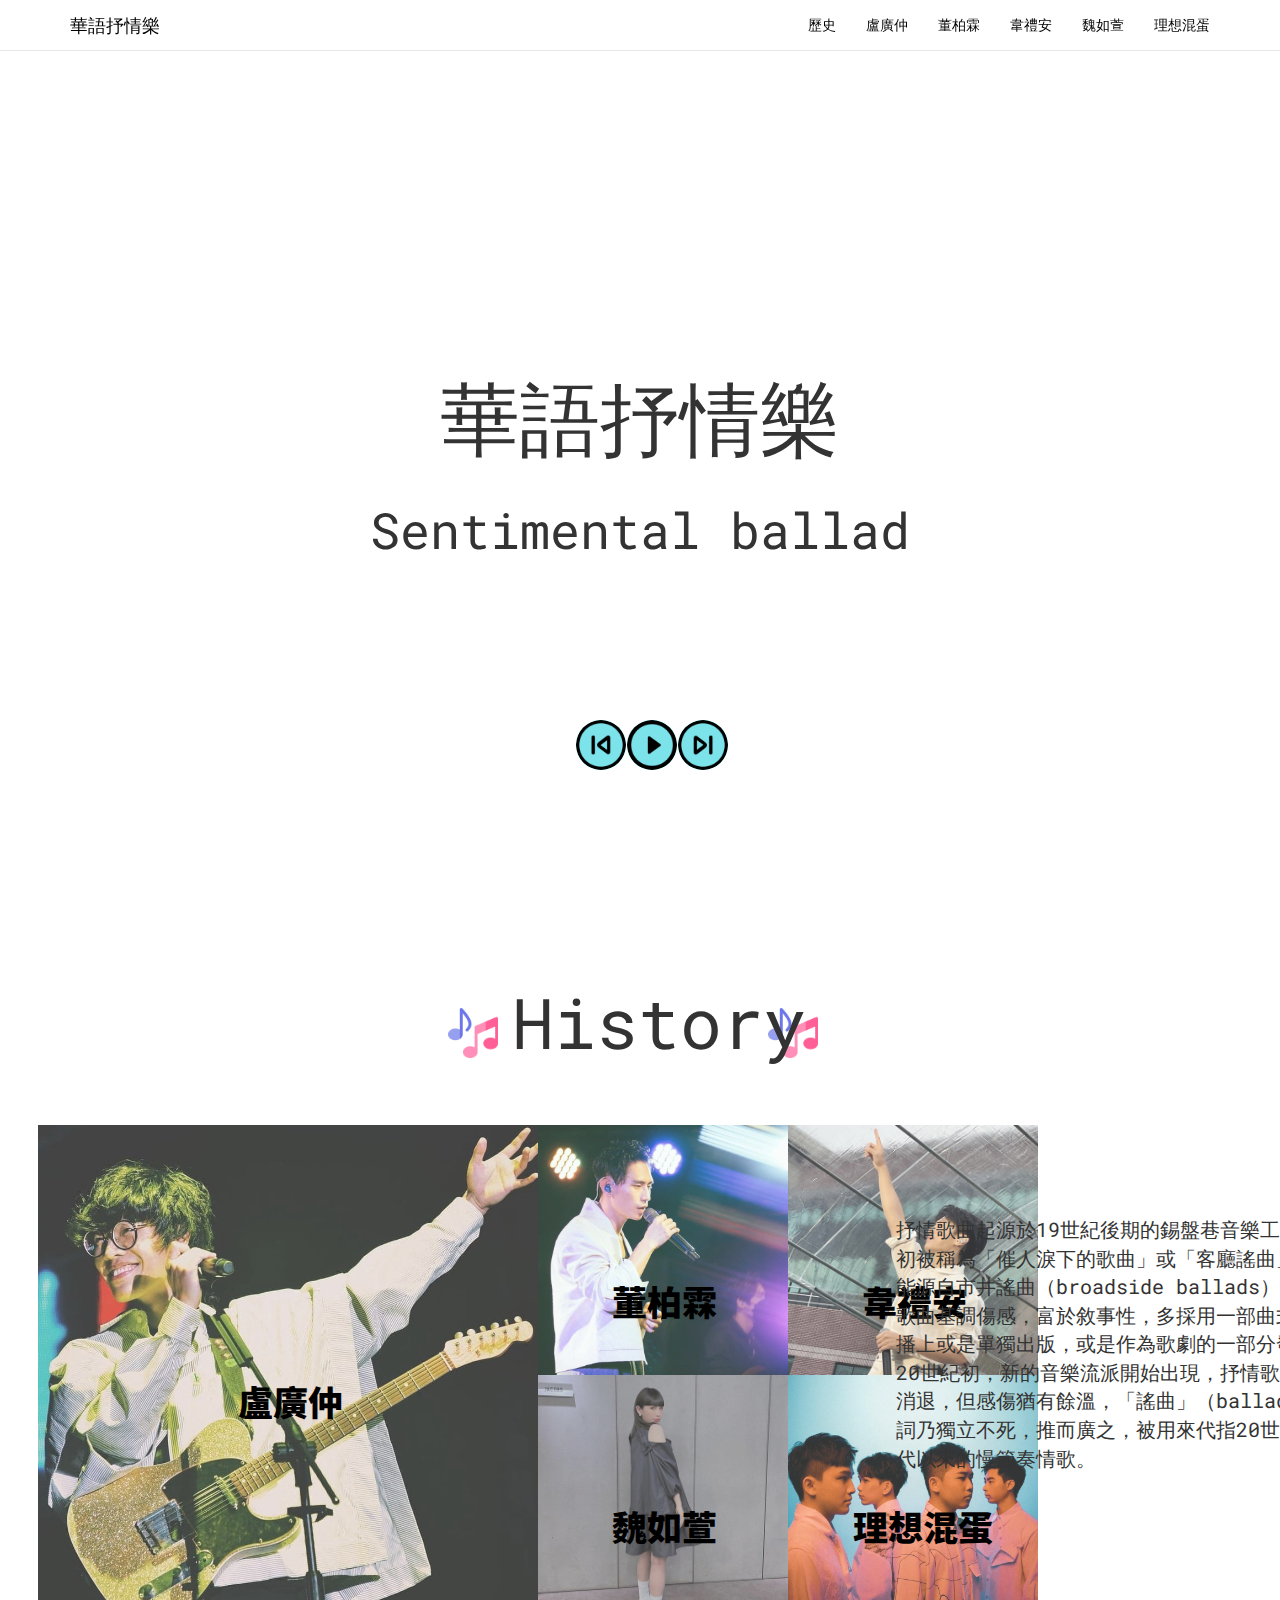
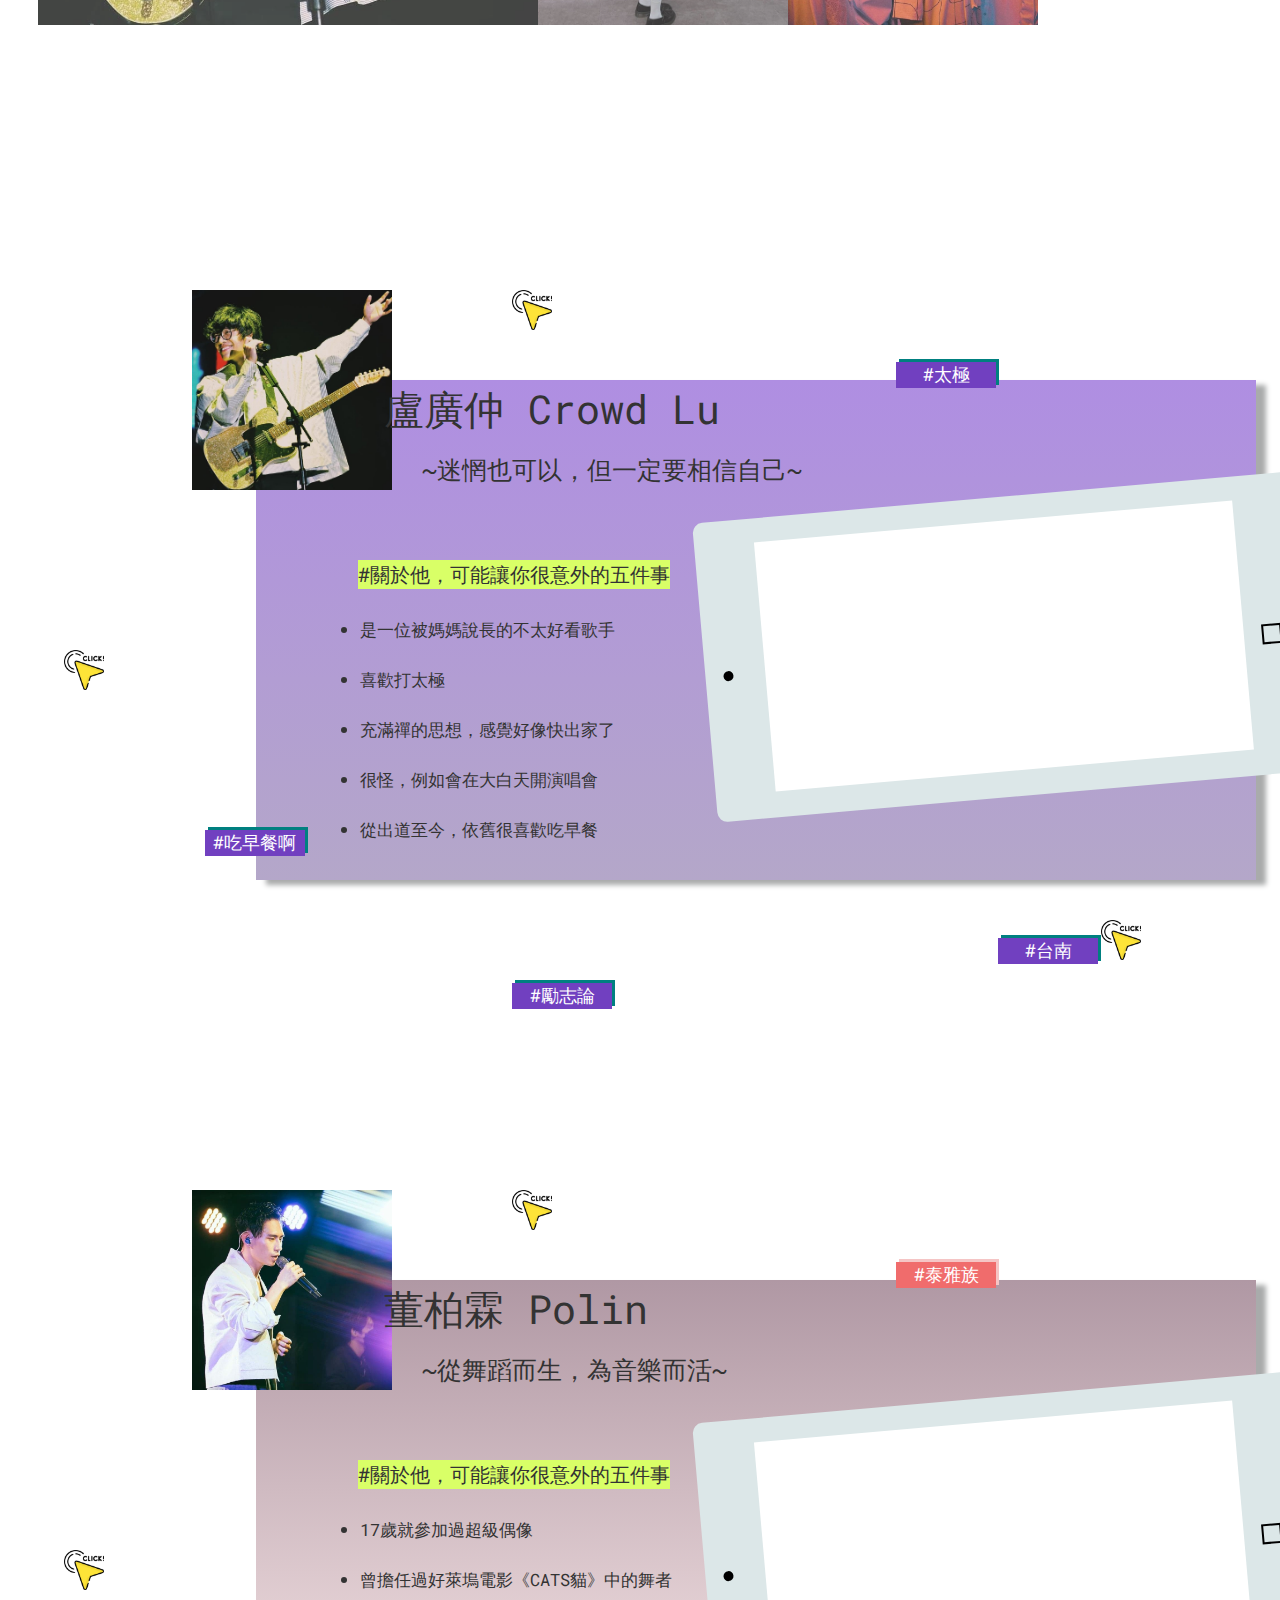
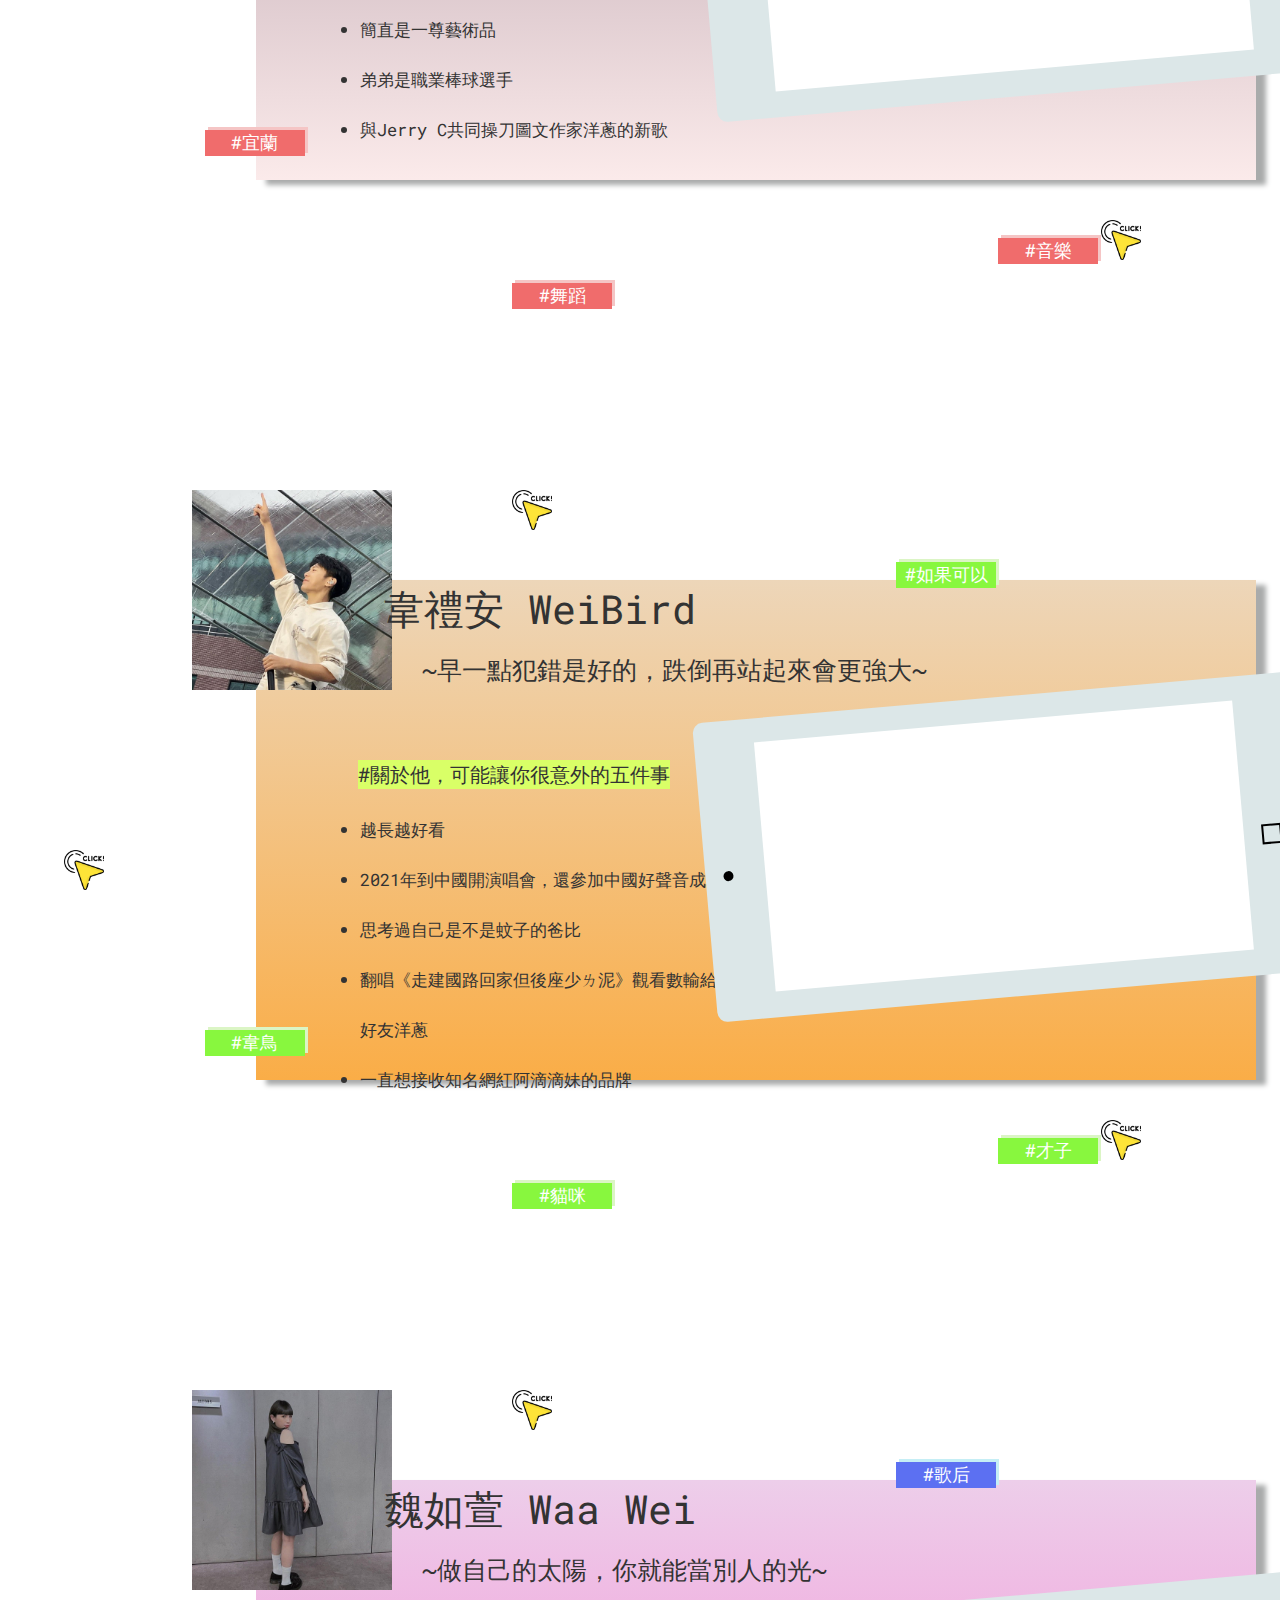
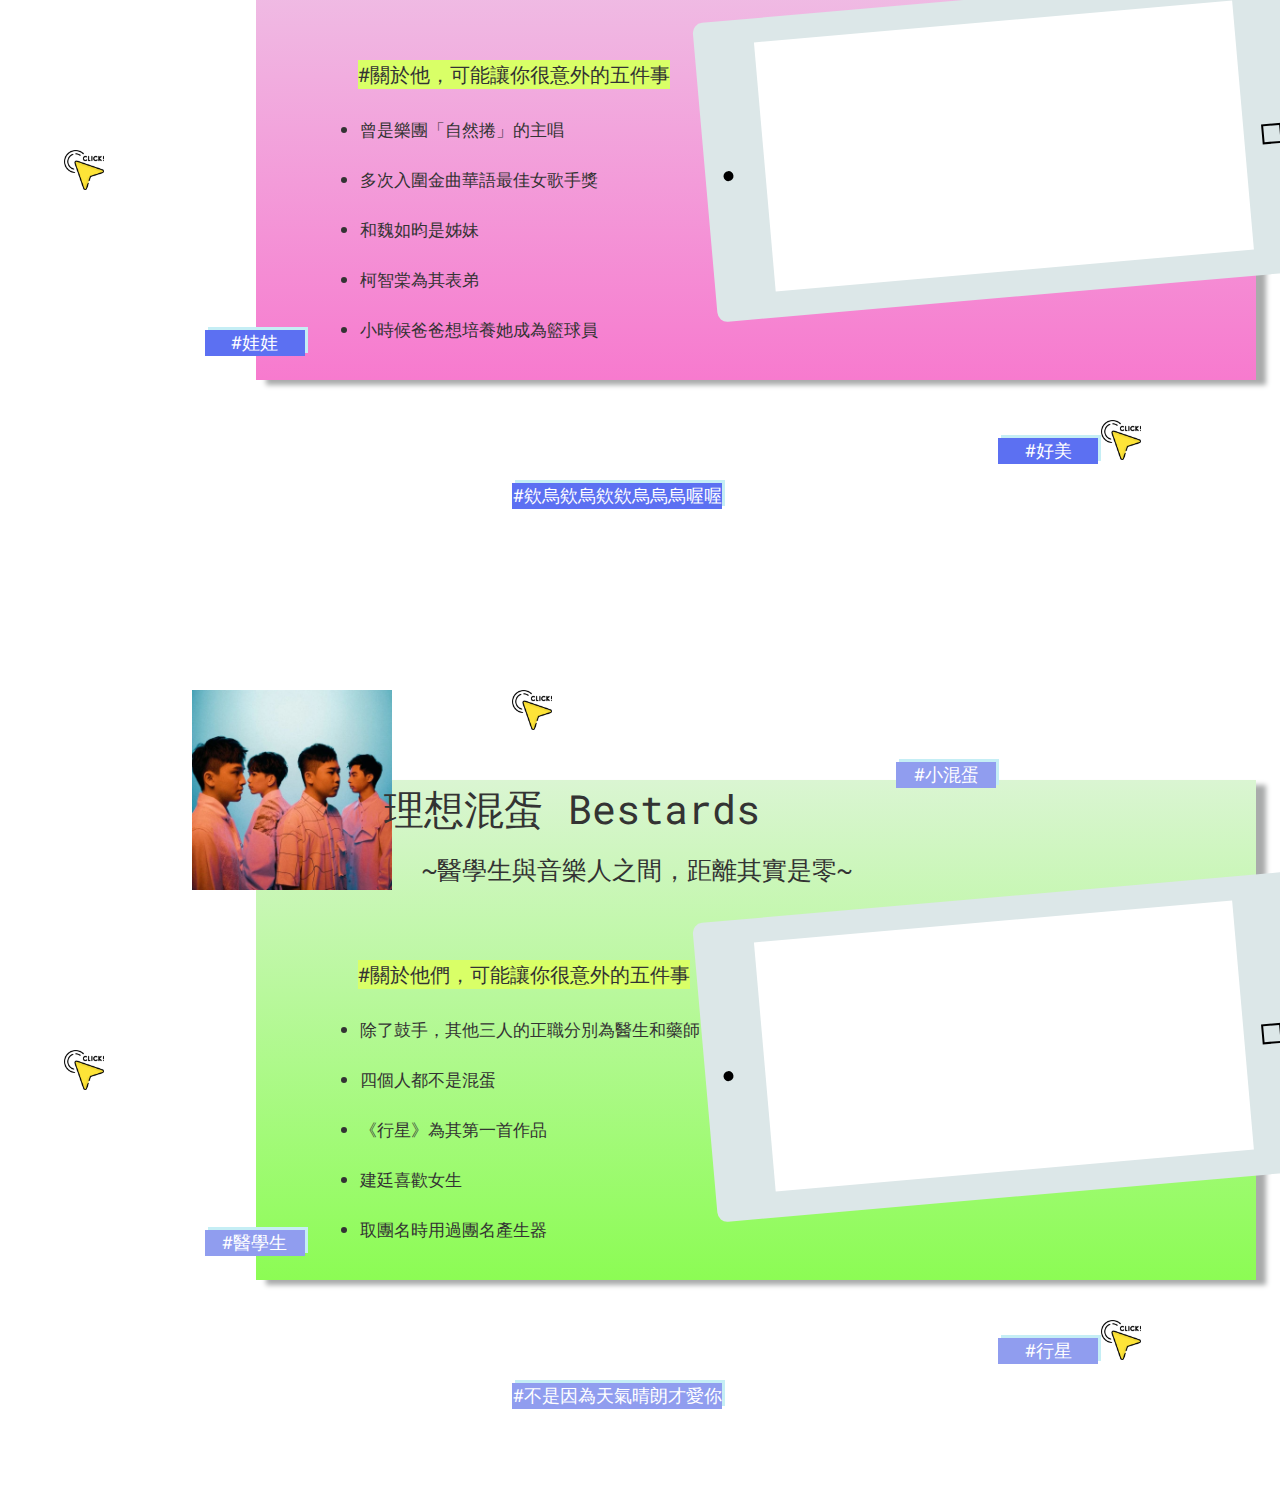
<file: index.html>
<html>
    <head>
        <meta charset="utf-8"/>
		<title> 抒情樂 </title>
        <link rel="stylesheet" href="style.css">
        <script src="https://code.jquery.com/jquery-1.12.4.js"></script>
        <link rel="stylesheet" href="https://maxcdn.bootstrapcdn.com/bootstrap/3.4.1/css/bootstrap.min.css">
        <script src="soft.js"></script>
        <link href="https://fonts.googleapis.com/css2?family=Roboto+Mono:ital,wght@1,500&display=swap" rel="stylesheet">
        <link href="https://fonts.googleapis.com/css2?family=Noto+Sans+TC:wght@900&display=swap" rel="stylesheet">
        
    </head>
    <body id="soft">
        <nav class="navbar navbar-default navbar-fixed-top navbar-top">
            <div class="container">
              <div class="navbar-header"><a class="navbar-brand">華語抒情樂</a></div>
              <div class="navbar-collapse collapse">
                <div class="nav navbar-nav navbar-right">
                  <li><a href="#intro">歷史</a></li>
                  <li><a href="#singer1">盧廣仲</a></li>
                  <li><a href="#singer2">董柏霖</a></li>
                  <li><a href="#singer3">韋禮安</a></li>
                  <li><a href="#singer4">魏如萱</a></li>
                  <li><a href="#singer5">理想混蛋</a></li>
                </div>
              </div>
            </div>
        </nav>
        
        <div id="main">
            <div class="title">華語抒情樂</div>
            <div class="subtitle">Sentimental ballad</div>
            <div class="sign">每個人的心中都有一首屬於你的療傷歌曲</div>
            <div class="test"></div>
            <img src="media/next.png" class="player play_l">
            <img src="media/play-button.png" class="player play_m">
            <img src="media/pause.png" class="stop">
            <img src="media/next.png" class="player play_r">
            <audio src="media/blue.mp3" class="audio" loop></audio>
        </div>
        <div id="intro">
            <img src="media/musical.png" class="hist_icon1">
            <img src="media/musical.png" class="hist_icon2">
            <div class="hist_title">History</div>
            <table class="table1">
                <tr>
                    <td rowspan="2">
                        <img src="media/crowd.jpg" class="left">
                        <span class="name1">盧廣仲</span>
                    </td>
                    <td>
                        <img src="media/polin.jpg" class="right">
                        <span class="name2">董柏霖</span>
                    </td>
                    <td>
                        <img src="media/bird.jpg" class="right">
                        <span class="name3">韋禮安</span>
                    </td>
                </tr>
                <tr>
                    <td><img src="media/wawa.jpg" class="right"><span class="name4">魏如萱</span></td>
                    <td><img src="media/bestard.jpg" class="right"><span class="name5">理想混蛋</span></td>
                </tr>
            </table>
            <div class="history">
                抒情歌曲起源於19世紀後期的錫盤巷音樂工業，最初被稱為「催人淚下的歌曲」或「客廳謠曲」，可能源自市井謠曲（broadside ballads）。抒情歌曲基調傷感，富於敘事性，多採用一部曲式，傳播上或是單獨出版，或是作為歌劇的一部分發行。20世紀初，新的音樂流派開始出現，抒情歌曲熱潮消退，但感傷猶有餘溫，「謠曲」（ballad）一詞乃獨立不死，推而廣之，被用來代指20世紀50年代以來的慢節奏情歌。
            </div>
        </div>
       
        <div id="singer1">
            <div class="all">
                <img src="media/click.png" class="bomb">
                <div class="lyric_content">
                    <img src="media/color.png" class="ex">
                    <div class="lyric">
                        <strong>突然&nbsp眼前出現一條rainbow在空中<br>像是提醒著<br>
                        不要放棄去追求擁有我的夢<br>-藍寶</strong>
                    </div>
                </div>
            </div>
            <div class="all_2">
                <img src="media/click.png" class="bomb_2">
                <div class="lyric_content_2">
                    <img src="media/color.png" class="ex_2">
                    <div class="lyric_2">
                        <strong>輕輕的找&nbsp輕輕的照&nbsp輕輕發光<br>就這樣&nbsp輕輕的&nbsp愛著他
                        <br>-輕輕</strong>
                    </div>
                </div>
            </div>
            <div class="all_3">
                <img src="media/click.png" class="bomb_3">
                <div class="lyric_content_3">
                    <img src="media/color.png" class="ex_3">
                    <div class="lyric_3">
                        <strong>今天過去&nbsp今天過去<br>
                        就讓我輕輕睡去<br>
                        睜開了眼&nbsp明天會美麗<br>-一定要相信自己</strong>
                    </div>
                </div>
            </div>
            
            <div class="card1 card_c"></div>
            <img src="media/crowd.jpg" class="singer_pic">
            <!-- <div class="tape1 tape"></div>
            <div class="tape2 tape3"></div> -->
            <div class="singer_name">盧廣仲&nbspCrowd Lu</div>
            <div class="singer_sen">~迷惘也可以，但一定要相信自己~</div>
            <div class="about">#關於他，可能讓你很意外的五件事</div>
            <ul class="singer_intro">
                <li>是一位被媽媽說長的不太好看歌手</li>
                <li>喜歡打太極</li>
                <li>充滿禪的思想，感覺好像快出家了</li>
                <li>很怪，例如會在大白天開演唱會</li>
                <li>從出道至今，依舊很喜歡吃早餐</li>
            </ul>
            <div class="hashtag hashtag1">#吃早餐啊</div>
            <div class="hashtag hashtag2">#太極</div>
            <div class="hashtag hashtag3">#勵志論</div>
            <div class="hashtag hashtag4">#台南</div>
            <div class="phone">
                <div class="top">
                    <div class="camera">

                    </div>
                </div>
                <div class="screen">
                    <iframe width="480" height="250" src="https://www.youtube.com/embed/-lsmOgdVgAs" title="YouTube video player" frameborder="0" allow="accelerometer; autoplay; clipboard-write; encrypted-media; gyroscope; picture-in-picture"></iframe>
                </div>
                <div class="bottom">
                    <div class="button"></div>
                </div>
            </div>
        </div>
        <div id="singer2">
            <div class="all">
                <img src="media/click.png" class="bomb">
                <div class="lyric_content">
                    <img src="media/color.png" class="ex">
                    <div class="lyric">
                        <strong>幫幫我飛蝴蝶<br>希望我們能夠再看見<br>你的美<br>-蝴蝶</strong>
                    </div>
                </div>
            </div>
            <div class="all_2">
                <img src="media/click.png" class="bomb_2">
                <div class="lyric_content_2">
                    <img src="media/color.png" class="ex_2">
                    <div class="lyric_2">
                        <strong>你的&nbsp他的&nbsp固執的&nbsp倔強的<br>
                        在這黑裡我怎麼知道&nbsp是誰在拉扯<br>-坦白變黑</strong>
                    </div>
                </div>
            </div>
            <div class="all_3">
                <img src="media/click.png" class="bomb_3">
                <div class="lyric_content_3">
                    <img src="media/color.png" class="ex_3">
                    <div class="lyric_3">
                        <strong>海鷗在這&nbsp要帶著我去遠行<br>-海鷗</strong>
                    </div>
                </div>
            </div>
            <div class="card1 card_p"></div>
            <img src="media/polin.jpg" class="singer_pic">
            <!-- <div class="tape1 tape_p"></div>
            <div class="tape2 tape_p"></div> -->
            <div class="singer_name">董柏霖&nbspPolin</div>
            <div class="singer_sen">~從舞蹈而生，為音樂而活~</div>
            <div class="about">#關於他，可能讓你很意外的五件事</div>
            <ul class="singer_intro">
                <li>17歲就參加過超級偶像</li>
                <li>曾擔任過好萊塢電影《CATS貓》中的舞者</li>
                <li>簡直是一尊藝術品</li>
                <li>弟弟是職業棒球選手</li>
                <li>與Jerry C共同操刀圖文作家洋蔥的新歌</li>
            </ul>
            <div class="hashtag hashtag1 hashtag_p">#宜蘭</div>
            <div class="hashtag hashtag2 hashtag_p">#泰雅族</div>
            <div class="hashtag hashtag3 hashtag_p">#舞蹈</div>
            <div class="hashtag hashtag4 hashtag_p">#音樂</div>
            <div class="phone">
                <div class="top">
                    <div class="camera">

                    </div>
                </div>
                <div class="screen">
                    <iframe width="480" height="250" src="https://www.youtube.com/embed/lg6F-pcupsM" title="YouTube video player" frameborder="0" allow="accelerometer; autoplay; clipboard-write; encrypted-media; gyroscope; picture-in-picture" allowfullscreen></iframe>
                </div>
                <div class="bottom">
                    <div class="button"></div>
                </div>
            </div>
        </div>
        <div id="singer3">
            <div class="all">
                <img src="media/click.png" class="bomb">
                <div class="lyric_content">
                    <img src="media/color.png" class="ex">
                    <div class="lyric">
                        <strong>紅線劃過&nbsp深藏輪迴的秘密<br>我花光運氣<br>
                            妳是我&nbsp賭上世界的&nbsp決定<br>-如果可以</strong>
                    </div>
                </div>
            </div>
            <div class="all_2">
                <img src="media/click.png" class="bomb_2">
                <div class="lyric_content_2">
                    <img src="media/color.png" class="ex_2">
                    <div class="lyric_2">
                        <strong>因為是你&nbsp
                            給我勇氣&nbsp
                            繼續前進<br>-因為是你</strong>
                    </div>
                </div>
            </div>
            <div class="all_3">
                <img src="media/click.png" class="bomb_3">
                <div class="lyric_content_3">
                    <img src="media/color.png" class="ex_3">
                    <div class="lyric_3">
                        <strong>我們沒有錯&nbsp掙扎沒有用<br>
                            命運像陣風&nbsp把我們吹向各自的夢<br>-忽然</strong>
                    </div>
                </div>
            </div>
            <div class="card1 card_b"></div>
            <img src="media/bird.jpg" class="singer_pic">
            <!-- <div class="tape1 tape_b"></div>
            <div class="tape2 tape_b"></div> -->
            <div class="singer_name">韋禮安&nbspWeiBird</div>
            <div class="singer_sen">~早一點犯錯是好的，跌倒再站起來會更強大~</div>
            <div class="about">#關於他，可能讓你很意外的五件事</div>
            <ul class="singer_intro">
                <li>越長越好看</li>
                <li>2021年到中國開演唱會，還參加中國好聲音成為選手</li>
                <li>思考過自己是不是蚊子的爸比</li>
                <li>翻唱《走建國路回家但後座少ㄌ泥》觀看數輸給圖文作家<br>好友洋蔥</li>
                <li>一直想接收知名網紅阿滴滴妹的品牌</li>
            </ul>
            <div class="hashtag hashtag1 hashtag_b">#韋鳥</div>
            <div class="hashtag hashtag2 hashtag_b">#如果可以</div>
            <div class="hashtag hashtag3 hashtag_b">#貓咪</div>
            <div class="hashtag hashtag4 hashtag_b">#才子</div>
          <div class="phone">
              <div class="top">
                  <div class="camera">

                  </div>
              </div>
              <div class="screen">
                <iframe width="480" height="250" src="https://www.youtube.com/embed/dbIR6hyyXR0" title="YouTube video player" frameborder="0" allow="accelerometer; autoplay; clipboard-write; encrypted-media; gyroscope; picture-in-picture"></iframe>
              </div>
              <div class="bottom">
                  <div class="button"></div>
              </div>
          </div>
          
        </div>
        <div id="singer4">
            <div class="all">
                <img src="media/click.png" class="bomb">
                <div class="lyric_content">
                    <img src="media/color.png" class="ex">
                    <div class="lyric">
                        <strong>我的哀愁還下著雨<br>
                            潮濕的大霧何時散去<br>-彼個所在</strong>
                    </div>
                </div>
            </div>
            <div class="all_2">
                <img src="media/click.png" class="bomb_2">
                <div class="lyric_content_2">
                    <img src="media/color.png" class="ex_2">
                    <div class="lyric_2">
                        <strong>做自己的太陽<br>
                            你就能當別人的光<br>-陪著你</strong>
                    </div>
                </div>
            </div>
            <div class="all_3">
                <img src="media/click.png" class="bomb_3">
                <div class="lyric_content_3">
                    <img src="media/color.png" class="ex_3">
                    <div class="lyric_3">
                        <strong>你要長命你要百歲<br>
                            你要健健康康快快樂樂ㄋㄟ<br>-奶奶</strong>
                    </div>
                </div>
            </div>
            <div class="card1 card_w"></div>
            <img src="media/wawa.jpg" class="singer_pic">
            <!-- <div class="tape1 tape_w"></div>
            <div class="tape2 tape_w"></div> -->
            <div class="singer_name">魏如萱&nbspWaa Wei</div>
            <div class="singer_sen">~做自己的太陽，你就能當別人的光~</div>
            <div class="about">#關於他，可能讓你很意外的五件事</div>
            <ul class="singer_intro">
                <li>曾是樂團「自然捲」的主唱</li>
                <li>多次入圍金曲華語最佳女歌手獎</li>
                <li>和魏如昀是姊妹</li>
                <li>柯智棠為其表弟</li>
                <li>小時候爸爸想培養她成為籃球員</li>
            </ul>
            <div class="hashtag hashtag1 hashtag_w">#娃娃</div>
            <div class="hashtag hashtag2 hashtag_w">#歌后</div>
            <div class="hashtag hashtag3 hashtag_s hashtag_w">#欸烏欸烏欸欸烏烏烏喔喔</div>
            <div class="hashtag hashtag4 hashtag_w">#好美</div>
          <div class="phone">
              <div class="top">
                  <div class="camera">

                  </div>
              </div>
              <div class="screen">
                <iframe width="480" height="250" src="https://www.youtube.com/embed/CVUKxXfQ-jw" title="YouTube video player" frameborder="0" allow="accelerometer; autoplay; clipboard-write; encrypted-media; gyroscope; picture-in-picture"></iframe>
              </div>
              <div class="bottom">
                  <div class="button"></div>
              </div>
          </div>
        </div>
        <div id="singer5">
            <div class="all">
                <img src="media/click.png" class="bomb">
                <div class="lyric_content">
                    <img src="media/color.png" class="ex">
                    <div class="lyric">
                        <strong>受了傷還不停下&nbsp人們笑愚者多傻<br>
                            但不在乎終點模樣&nbsp才能開始得漂亮<br>-愚者</strong>
                    </div>
                </div>
            </div>
            <div class="all_2">
                <img src="media/click.png" class="bomb_2">
                <div class="lyric_content_2">
                    <img src="media/color.png" class="ex_2">
                    <div class="lyric_2">
                        <strong>也許有天時間把願望都埋葬<br>
                            只留下我為你踱步的殘響<br>
                            你一如往常發著光&nbsp而我就這樣<br>
                            安靜地被遺忘<br>-行星</strong>
                    </div>
                </div>
            </div>
            <div class="all_3">
                <img src="media/click.png" class="bomb_3">
                <div class="lyric_content_3">
                    <img src="media/color.png" class="ex_3">
                    <div class="lyric_3">
                        <strong>攀著懸崖邊緣&nbsp疼痛已無所謂<br>
                            我不後退&nbsp哪怕輸了一切回到原點<br>-我還沒有作好被打倒的準備</strong>
                    </div>
                </div>
            </div>
            <div class="card1 card_bt"></div>
            <img src="media/bestard.jpg" class="singer_pic">
            <!-- <div class="tape1 tape_bt"></div>
            <div class="tape2 tape_bt"></div> -->
            <div class="singer_name">理想混蛋&nbspBestards</div>
            <div class="singer_sen">~醫學生與音樂人之間，距離其實是零~</div>
            <div class="about">#關於他們，可能讓你很意外的五件事</div>
            <ul class="singer_intro">
                <li>除了鼓手，其他三人的正職分別為醫生和藥師</li>
                <li>四個人都不是混蛋</li>
                <li>《行星》為其第一首作品</li>
                <li>建廷喜歡女生</li>
                <li>取團名時用過團名產生器</li>
            </ul>
            <div class="hashtag hashtag1 hashtag_bt">#醫學生</div>
            <div class="hashtag hashtag2 hashtag_bt">#小混蛋</div>
            <div class="hashtag hashtag3 hashtag_s hashtag_bt">#不是因為天氣晴朗才愛你</div>
            <div class="hashtag hashtag4 hashtag_bt">#行星</div>
          <div class="phone">
              <div class="top">
                  <div class="camera">

                  </div>
              </div>
              <div class="screen">
                <iframe width="480" height="250" src="https://www.youtube.com/embed/E9pmTSs-Ve4" title="YouTube video player" frameborder="0" allow="accelerometer; autoplay; clipboard-write; encrypted-media; gyroscope; picture-in-picture"></iframe>
              </div>
              <div class="bottom">
                  <div class="button"></div>
              </div>
          </div>
        </div>
    </body>
</html>
</file>
<file: style.css>
@import url('https://fonts.googleapis.com/css2?family=Oswald:wght@400;500;700&display=swap');
@import url('https://fonts.googleapis.com/css2?family=Charm:wght@400;700&display=swap');
@import url('https://fonts.googleapis.com/css2?family=Noto+Serif+TC:wght@400;600&display=swap');
@import url('https://fonts.googleapis.com/css2?family=Josefin+Sans:ital,wght@0,400;0,700;1,400;1,700&display=swap');
@import url('https://fonts.googleapis.com/css2?family=Noto+Sans+TC:wght@400;700&display=swap');

/* kpop */
.kpop h1, .kpop h2, .kpop h3, .kpop h4, .kpop h6, .kpop p, .kpop th, .kpop .idolName{
    font-family: 'Oswald', sans-serif;
    color: black;
}
.kpop h1::selection, .kpop h2::selection, .kpop h3::selection, .kpop h4::selection, .kpop h6::selection, .kpop p::selection, .kpop th::selection, .kpop .idolName::selection, .kpop span::selection, .kpop b::selection{
    background-color: rgba(199, 199, 199, 0.562);
}
.kpop .subtitle{
    text-align: start;
    font-size: 40px;
    font-weight: bold;
    margin-bottom: 40px;
    letter-spacing: 5px;
}
/* header*/
.kpop #header{
    text-align: center;
    height: 700px;
}
.videoBox{
    position: absolute;
    top: 0;
    left: 0;
    width: 100%;
    height:100vh;
    overflow: hidden;
}
.kpop video{
    width: 100%;
}
.kpop #headVideo{
    position: absolute;
    left: 50%;
    transform: translateX(-50%);
}
.kpop #header .title{
    position: absolute;
    left: 50%;
    transform: translateX(-50%);
    width: 100%;
    height: 100vh;
    background-color: rgba(255, 255, 255, 0.2);
    opacity: 0;
    text-align: center;
    padding: 200px 80px 80px 100px;
    transition: opacity 0.5s;
}
.kpop #header .title:hover{
    opacity: 1;
    user-select: none;
}
.kpop #header .title h1, .title p{
    font-family: 'Oswald', sans-serif;
    color: white;
    font-weight: bold;
    letter-spacing: 2px;
}
.kpop #header .title h1{
    font-size: 70px;

}
.kpop #header .title p{
    margin-top: 30px;
    font-size: 20px;
}
.kpop #header .pause{
    position: absolute;
    left: 50px;
    bottom: 80px;
    cursor: pointer;
}
.kpop #header .volume{
    position: absolute;
    left: 48px;
    bottom: 40px;
    cursor: pointer;
}

/* menu*/
.kpop .menu{ 
    text-align: center;
    margin-top: 200px;
}
.kpop .menu table{
    position: relative;
    margin: auto;
    margin-top: 60px;
    margin-bottom: 60px;
}
.kpop .menu table th{
    float: left;
    width: 194px;
    height: 60px;
    font-size: 35px;
    text-align: start;
    padding: 10px;
    transition: all 0.5s;
    /* cursor: pointer; */
}
.kpop .menu table th::before{
    content: "";
    position: absolute;
    width: 1px;
    height: 60px;
    overflow: hidden;
    background-color: black;
    transition: width 0.5s;
    z-index: -10;
}
.kpop .menu table th:hover::before{
    width: 194px;
}
.kpop .menu table th a{
    text-decoration: none;
    color: black;
}
.kpop .menu table th:hover a{
    color: white;
}
/*transition*/

.kpop .transtition{
    text-align: center;
}
.kpop .transtition h3{
    margin-top: 140px;
    margin-bottom: 140px;
    font-size: 40px;
}

/* content */
.kpop .outterBox{
    text-align: center;
}
.kpop .idolName{
    font-size: 80px;
    font-weight: bold;
    margin-top: 60px;
    letter-spacing: 7px;
}
.kpop .info{
    margin-top: 60px;
}
.kpop .info p{
    font-size: 18px;
    color: black;
    text-align: start;
    letter-spacing: 3px;
}
.kpop .info img{
    display: block;
    box-shadow: 0px 3px 6px rgb(0, 0, 0, 0.16);
}
.kpop .info .image{
    text-align: end;
}
.kpop .carousel{
    margin-top: 30px;
    margin-bottom: 60px;
    height: 5px;
    display: flex;
    justify-content: end;
    align-items: center;

}
.kpop .carousel .item{
    width: 45px;
    height: 2px;
    margin-left: 5px;
    margin-right: 5px;
    background-color: black;
    cursor: pointer;
}
.kpop .carousel .action{
    height: 4px;
}

/* k-drama */
.kpop .dramaInfo{
    position: relative;
    margin: auto;
    width: 70%;
    padding-top: 50px;
}
.kpop .dramaLine{
    margin-top: 60px;
    margin-bottom: 60px;
}

/* mambers */
.kpop .members{
    margin-top: 60px;
 }

/* twice member */
.kpop #twice .members table th{
    position:relative;
    transition: all 0.5s;
    overflow: hidden;
}
.kpop #twice .members table th:hover img{
    transition: all 0.5s;
    filter: blur(2px);
}
.kpop #twice .members table th .name{
    position: absolute;
    top: 50%;
    left: 50%;
    transform: translate(-50%, -50%);
    font-size: 30px;
    color: white;
    opacity: 0;
    user-select: none;
    transition: all 0.5s;
}
.kpop #twice .members table th:hover .name{
    opacity: 1;
}

.kpop #twiceMemberProfile{
    width: 250px;
    height: 525px;
    box-shadow: 0px 3px 6px rgb(0, 0, 0, 0.16);
    margin-bottom: 60px;
}
.kpop #twiceMemberProfile #twiceProfileInfo{
    padding: 25px;
}
.kpop #twiceProfileInfo p{
    color: black;
    font-weight: 600;
}

/* mamamoo */
.kpop #mamamoo .members{
    height: 100%;
}
.kpop .mamaMember img{
    margin: 5px;
}
.kpop #mamamoo .rightImage{
    position: relative;
    text-align: end;
}
.kpop #mamamoo .leftImage{
    position: relative;
    text-align: start;
}
.kpop .mamamooProfileInfo{
    position: relative;
    margin-left: 15px;
    margin-right: 15px;
}
.kpop .right.mamamooProfileInfo p{
    color: black;
    font-weight: 700;
    text-align: end;
}
.kpop .left.mamamooProfileInfo p{
    color: black;
    font-weight: 700;
    text-align: start;
}
.kpop .mamamooProfileInfo p span{
    font-size: 20px;
    line-height: 40px;
}

/* hyukoh */
.kpop #hyukohProfileImage{
    margin-top: 100px;
}
.kpop #hyukohProfileInfo p{
    font-size: 24px;
    line-height: 40px;
}
.kpop #hyukohProfileInfo p span{
    font-size: 28px;
    line-height: 40px;
}
.kpop .memberImageBox{
    position: relative;
}
.kpop .memberImageBox img{
    width: 100%;
}
.kpop .hoverBox{
    position: absolute;
    position: absolute;
    top: 0;
    left: 0;
    height: 100%;
}
.kpop .person{
    float: left;
    width: 136px;
    height: 100%;
}

/* hightlight */
.kpop .highlight{
    margin-top: 150px;
    margin-bottom: 100px;
}
.kpop .highlight .album img{
    box-shadow: 0px 3px 6px rgb(0, 0, 0, 0.16);
    margin-bottom: 10px;
}
.kpop .highlight .album audio{
    display: block;
    margin:auto;
}
.kpop audio::-webkit-media-controls-panel {
    background-color: white;
}
.kpop .highlight .album .info{
    margin-top: 0;
    margin-left: 15px;
    height: 150px;
}
.kpop .highlight .album a{
    user-select: none;
}
.kpop .highlight .album .info h4{
    font-weight: 600;
    text-align: start;
}
.kpop .highlight .album .info h6{
    font-size: 14px;
    line-height: 16px;
    letter-spacing: 0;
    font-weight: 700;
    text-align: start;
}
.kpop .highlight .album .info p{
    font-size: 16px;
    font-weight: 500;
    letter-spacing: 1px;
}

/* iu hightlight */
.kpop #iu .imageBox{
    margin-bottom: 20px;
    overflow: hidden;
}
.kpop #iu .imageBox img{
    width: 100%;
    box-shadow: none;
    margin-bottom: 0px;
}
.kpop #iu .album{
    position: relative;
}
.kpop #iu .album .info{
    position: absolute;
    top: 0;
    left: 0;
    width: 100%;
    height: 100%;
    background-color: rgb(0, 0, 0, 0);
    transition: all 0.5s;
    margin-left: 0;
    cursor: pointer;
}
.kpop #iu .album .info .content{
    position: relative;
    opacity: 1;
    user-select: none;
    height: 100%;
}
.kpop .content p, .content h4, .content h6{
    color: white;
}
.kpop .text{
    padding: 20px;
    padding-top: 10px;
    position: absolute;
    transform: translateY(-100%);
    transition: all 0.7s;
}
.kpop #iu .highlight .album .audio{
    position: absolute;
    display: block;
    bottom: 0;
    margin: auto;
    width: 100%;
    transform: translateY(100%);
    background-color: white;
    transition: all 0.7s;
    text-align: center;
}
.kpop #iu .highlight .album .audio audio{
    margin: auto;
}
.kpop #iu .album .info:hover{
    background-color: rgb(0, 0, 0, 0.6);
}
.kpop #iu .album .info:hover .content{
    opacity: 1;
}
.kpop #iu .album .info:hover .text{
    transform: translateY(0);
}
.kpop #iu .album .info:hover .audio{
    transform: translateY(0);
}
/* .kpop #iu .album .info:hover audio.meannning{
    top: 195px;
} */

/* drama music list */
.kpop .drama{
    text-align: start;
    position: relative;
    margin-bottom: 200px;
}
.kpop .drama h4{
    font-size: 28px;
    font-weight: 700;
}
.kpop .drama .image{
    position: relative;
}
.kpop .drama .musicImage{
    position: absolute;
    right: 100px;
    bottom: -60px;
}
.kpop .drama audio{
    display: block;
}
.kpop .drama .info{
    width: 500px;
    margin-top: 15px;
}

/* footer */
.kpop .footerLine{
    width: 100%;
}
.kpop .footer{
    padding-bottom: 50px;
}
.kpop .footer .info{
    text-align: center;
}
.kpop .footer .info p{
    text-align: center;
    margin-bottom: 0;
}
/* r&b */
.rAndb h1, .rAndb  h2, .rAndb  h3{
    font-family: 'Charm', sans-serif;
    color: rgb(206, 197, 108);
}
.rAndb h4, .rAndb p{
    font-family: 'Noto Serif TC', sans-serif;
    color: white;
    letter-spacing: 2px;
    font-weight: 600;
}
.rAndb h4{
    font-size: 20px;
}
html .rAndb{
    height: 0;
    overflow-x: hidden;
    background-color: rgb(40, 42, 62);
    box-sizing: border-box;
}
body.rAndb{
    margin: 0;
}
/* @media(max-width:1200){
    .rAndb img{
        max-width: 80%;
        height: auto;
    }
} */
.rAndb .outerWrap{
    position: absolute;
    width: 100vh;
    height: 100vw;
    transform: rotate(-90deg) translateX(-100vh);
    transform-origin: top left;
    overflow-y: scroll;
    overflow-x: hidden;
}
.rAndb .innerWrap{
    transform: rotate(90deg) translateY(-100vh);
    transform-origin: top left;
    display: flex;
    flex-direction: row;
    width: 2200vw;
    height: 100vh;
    position: relative;
}
.rAndb .contain{
    position: relative;
    width: 100vw;
    height: 100%;
    /* border: 1px solid white; */
}
.rAndb .title{
    position: absolute;
    bottom: 460px;
    left: 50%;
    transform: translate(-50%, -50%);
}
.rAndb .enterDoor{
    position: absolute;
    left: 50%;
    transform: translateX(-50%);
    bottom: 0px;
    width: 300px;
    height: 450px;
    background-color: white;
    text-align: center;
}
.rAndb .enterDoor h4{
    margin-top: 100px;
    color: rgb(122, 122, 122);
}
.rAndb .enterDoor a{
    text-decoration-line: none;
}
.rAndb .stampStop{
    position: absolute;
    bottom: -3px;
    left: 420px;
    cursor: pointer;
    text-align: center;
}
.rAndb .stampStop h4{
    color: rgb(206, 197, 108);
}

/* intro */
.rAndb .text{
    margin-top: 180px;
    margin-left: 50px;
}
.rAndb .introImage{
    margin-top: 150px;
}
.rAndb .arrow{
    position: absolute;
    bottom: -15px;
    right: 50px
}

/* content */
/* profile */
.rAndb .profileImageBox{
    position: relative;
    text-align: center;
}
.rAndb .light{
    position: absolute;
    top: 0px;
    left: 50%;
    transform: translateX(-50%);
    cursor: pointer;
    z-index: 1;
}
.rAndb .profileImageBox .profile{
    margin-top: 45%;
    position: relative;
}
.rAndb .profileImage{
    box-shadow: 3px 3px 6px rgba(31, 31, 31, 0.733);
}
.rAndb .lightOffImage{
    position: absolute;
    top: 50%;
    left: 50%;
    transform: translate(-50%, -50%);
    opacity: 0;
    transition: all 0.5s;
}
.rAndb .profileFrame{
    position: absolute;
    top: 50%;
    left: 50%;
    transform: translate(-50%, -50%);
}
.rAndb h3.singerName{
    font-family: 'Noto Serif TC', sans-serif;
    font-weight: 600;
}
.rAndb .singerBox .text, .albumBox .text{
    margin-top: 200px;
    margin-left: 0px;
}
.rAndb .singerBox .text p, .albumBox .text p{
    font-weight: 400;
    font-size: 16px;
    margin-top: 20px;
    line-height: 32px;
    letter-spacing: 1px;
}
/* album */
.rAndb .contain.albumBox{
    width: 150vw;
}
.rAndb .hightlights{
    position: absolute;
    top: 100px;
}
.rAndb .albumImageBox{
    position: relative;
    margin-left: 70px;
    /* border: 1px solid rgb(248, 245, 31); */
}
.rAndb .albumImageBox .albumImage{
    margin-top: 220px;
    box-shadow: 3px 3px 6px rgba(31, 31, 31, 0.733);
}
.rAndb .albumImageBox .headphone{
    /* padding-top: -50px; */
    display: block;
    cursor: pointer;
}
/* mv room */
.rAndb .mvRoomBox{
    position: absolute;
    bottom: 0;
    left: 50%;
    transform: translateX(-50%);
    text-align: center;
}
.rAndb .mvRoom{
    position: relative;
    background-color: white;
    cursor: pointer;
    display: flex;
    text-align: center;
}
.rAndb .mvRoom .leftDoor{
    width: 144px;
    height: 425px;
    /* z-index: -10; */
    background-color: black;
    border: 1px solid black;
    transition: all 0.5s;
}
.rAndb .mvRoom:hover .leftDoor{
    border-radius: 0px 0px 150px 0px;
}
.rAndb .mvRoom .rightDoor{
    width: 144px;
    height: 425px;
    /* z-index: -10; */
    background-color: black;
    border: 1px solid black;
    transition: all 0.5s;
}
.rAndb .mvRoom:hover .rightDoor{
    border-radius: 0px 0px 0px 150px;
}
.rAndb .mvRoom img{
    position: absolute;
    bottom: 0;
}

/* end photo */
.rAndb .profileImageBox .endPhoto{
    margin-top: 30%;
    position: relative;
}
/* myMusic */
.rAndb .myMusic img{
    position: fixed;
    bottom: 20px;
    right: 20px;
    cursor: pointer;
    transition: all 0.5s ease-out;
}
.rAndb .myMusic .musicBox{
    position: absolute;
    bottom: 25px;
    right: 20px;
    height: 70px;
    padding-left: 45px;
    padding-right: 30px;
    background-color: white;
    box-shadow: 3px 3px 6px rgba(31, 31, 31, 0.733);
    display: flex;
    font-family: 'Noto Serif TC', sans-serif;
    transform: translateX(150%);
    transition: all 0.5s ease-out;
}
.rAndb .myMusic .musicBox .musicName{
    margin-top: 20px;
    font-size: 20px;
}
.rAndb .myMusic .musicBox .singer{
    margin-top: 24px;
    margin-left: 30px;
    font-size: 16px;
}
.rAndb .myMusic .musicBox audio{
    margin-top: 10px;
    margin-left: 30px;
    background-color: white;
}
.rAndb audio::-webkit-media-controls-panel {
    background-color: white;
}
.rAndb .musicBoxHide{
    margin-top: 24px;
    font-size: 16px;
    cursor: pointer;
}
.rAndb .border{
    border:1px solid rgb(40, 42, 62);
}

/* menu */
.rAndb .menu{
    position: fixed;
    top: 90vh;
    left: 20px;
    display: flex;
    align-items: baseline;
    visibility: hidden;
    opacity: 0;
    transition: all 0.5s;
}
.rAndb .menu .item{
    margin-left: 30px;
}
.rAndb .menu .item a{
    text-decoration-line: none;
    font-family: 'Noto Serif TC', sans-serif;
    color: rgb(206, 197, 108);
}
.rAndb .menu .item a::after{
    content: "";
    display: block;
    width: 0%;
    height: 1px;
    background-color: rgb(206, 197, 108);
    transition: all 0.5s;
}
.rAndb .menu .item a:hover::after{
    width: 100%;
}
.rAndb .menu img{
    cursor: pointer;
}

/* my stamp card*/
.rAndb #myStampCard{
    position: absolute;
    top: 0;
    left: 0;
    width: 100%;
    height: 100%;
    background-color: rgba(0, 0, 0, 0.479);
    visibility: hidden;
    opacity: 0;
    transition: all 0.5s;
}
.rAndb .stampCardBox{
    position: absolute;
    top: 50%;
    left: 50%;
    transform: translate(-50%, -50%);
    text-align: end;

}
.rAndb #myStampCard .close{
    margin-top: 10px;
    color: white;
    font-family: 'Noto Serif TC', sans-serif;
    cursor: pointer;
}
.rAndb #myStampCard .complete{
    position: absolute;
    top: 380px;
    left: 50%;
    transform: translateX(-50%);
    color: rgb(206, 197, 108);
    font-family: 'Noto Serif TC', sans-serif;
    display: none;
    z-index: 5;
}
.rAndb .stampPlace{
    position: absolute;
    top: 50%;
    left: 50%;
    transform: translate(-50%, -50%);
    width:75%;
    height: 45%;
    border:1px dashed grey;
}
.rAndb .stampStyle{
    position: absolute;
    transform: translate(-50%, -50%);
}
.rAndb #myStampAlert{
    position: absolute;
    top: 50px;
    left: 50%;
    font-family: 'Noto Serif TC', sans-serif;
    transform: translateX(-50%);
}

/* mvRoom */
.rAndb #mv{
    position: absolute;
    top: 0;
    left: 0;
    width: 100%;
    height: 100%;
    background-color: rgba(0, 0, 0, 0.479);
    display: none;
    transition: all 0.5s;
}
.rAndb .blackBackground{
    position: absolute;
    top: 0;
    left: 0;
    width: 100%;
    height: 100%;
    background-color: rgba(0, 0, 0, 0.479);
}
.rAndb #mv iframe{
    position: absolute;
    top: 50%;
    left: 50%;
    transform: translate(-50%, -50%);
    display: none;
}

/* rap */

.rap h1, .rap h2, .rap h3, .rap h4{
    font-family: 'Josefin Sans', sans-serif;
    color: white;
}
.rap .subtitle, .rap p, .rap .lyricText{
    font-family: 'Noto Sans TC', sans-serif;
    color: white;
}
body.rap{
    background-color: black;
}
.rap img{
    -webkit-user-drag: none;
    user-select: none;
}
.rap #circle{
    width: 10px;
    height: 10px;
    border-radius: 50%;
    position: absolute;
    top: 0;
    left: 0;
    background-color: white;
    transition: height 0.5s ,width 0.5s;
    transform: scale(-1, -1);
    transform: translate(-100%, -100%);
}
.rap .header{
    position: relative;
    height: 600px;
}
.rap .title h1, .rap  .title h4{
    font-weight: bold;
    font-style: italic;
    user-select: none;
}
.rap #enTitle{
    position: absolute;
    top: 50%;
    left: 50%;
    width: 1000px;
    height: 300px;
    padding-top: 50px;
    transform: translate(-50%, -50%);
    text-align: center;
}
.rap .arrow{
    position: absolute;
    bottom: 0;
    left: 50%;
    transform: translateX(-50%);
    opacity: 1;
    animation: arrow 1.5s ease-in-out  infinite both;
}
@keyframes arrow{
    0%{
        bottom: 0px;
        opacity: 1;
    }
    100%{
        bottom: -10px;
        opacity: 0;
    }
}
.rap .chineseTitle{
    position: absolute;
    top: 48.5%;
    left: 50%;
    width: 100%;
    transform: translate(-50%, -50%);
    text-align: center;
}
.rap .chineseTitle h1, .rap .chineseTitle h4{
    color: black;
}

/* content*/
.rap .outterBox{
    position: relative;
    margin-top: 150px;
    height: 600px;
    margin-bottom: 300px;
}

/* rapper information */
.rap .rapperInfo{
    position: absolute;
    top:0;
    left: 50%;
    transform: translateX(-50%);
    visibility: hidden;
}

/* image */
.rap .ImageBox{
    position: relative;
}
.rap .backgroundImage{
    position: absolute;
    top: 0px;
    left: 100px;
    filter: grayscale(1);
    
}
.rap .frontImage{
    position: absolute;
    top: 180px;
    left: 0;
}


/* information*/
.rap .info{
    position: relative;
}
.rap .info h1{
    text-align: end;
    font-style: italic;
    font-weight: 700;
}
.rap .info .text{
    margin-top: 55px;
}
.rap .info .text p{
    font-size: 20px;
    line-height: 40px;
    letter-spacing: 2px;
}
/* music introduction*/
.rap .albumImageBox{
    visibility: hidden;
    position: absolute;
    top:0;
    left: 50%;
    transform: translateX(-50%);
}
.rap .audioBox{
    position: relative;
    margin-top: 50px;
}
.rap .cd{
    position: absolute;
    top: 50px;
    left: 150px;
    animation: name duration timing-function delay iteration-count direction fill-mode;
}
.rap .playing{
    animation: cdPlaying 8s linear infinite both;
}
@keyframes cdPlaying{
    0%{
        transform: rotate(0deg);
    }
    100%{
        transform: rotate(360deg);
    }
}
.rap .albumImage{
    position: absolute;
    top: 30px;
}
.rap .albumImageBox .text .subtitle{
    font-weight: 700;
    margin-bottom: 30px;
}
.rap audio{
    position: absolute;
    top: 350px;
    background-color: white;
}
.rap audio::-webkit-media-controls-panel {
    background-color: white;
}
/* hotdog */
.rap .action{
    visibility: visible;
}

/* navigation */
.rap .navigate{
    position: relative;
    margin-top: 480px;
    width: 64px;
    height: 33px;
    border: 0.5px solid white;
    display: flex;
}
.rap .navigate .prev{
    position: relative;
    width: 50%;
    height: 100%;
    cursor: pointer;
}
.rap .navigate .prev:hover{
    background-color: rgb(214, 214, 214);
}
.rap .navigate .next{
    position: relative;
    width: 50%;
    height: 100%;
    cursor: pointer;
}
.rap .navigate .next:hover{
    background-color: rgb(214, 214, 214);
}
.rap .navigate .next img, .rap  .prev img{
    position: absolute;
    top: 50%;
    left: 50%;
    transform: translate(-50%, -50%);
    -webkit-user-drag: none;
}
.rap .navigate .navLine{
    position: absolute;
    left: 50%;
    transform: translateX(-50%);
    height: 98%
}

/* lyric */
.rap .lyric{
    position: absolute;
    box-sizing: content-box;
}
.rap .lyricText{
    padding-top: 5px;
    padding-right: 50px;
    padding-bottom: 50px;
    padding-left: 5px;
    font-size: 12px;
    color: black;
    letter-spacing: 1px;
    user-select: none;
}
.rap .lyricText h6{
    font-size: 14px;
    text-align: end;
}
.rap #mralmost{
    top: 600px;
    left: 50px;
}
.rap #poorandrich{
    top: 700px;
    left: 660px;
}
.rap #water{
    top: 600px;
    left: 10px;
}
.rap #smoke{
    top: 700px;
    left: 600px;
}
.rap #process{
    top: 550px;
    left: 900px;
}
.rap #selfie{
    top: 600px;
    left: 300px;
}
.rap #anotherday{
    top: 600px;
    left: 800px;
}
.rap #infinite{
    top: -100px;
    left: 700px;
}
.rap #antilove{
    top: 700px;
    left: 300px;
}
.rap #bars88{
    top: 500px;
    left: 1000px;
}
.rap #bigthing{
    top: 700px;
    left: 50px;
}
.rap #youngboy{
    top: 600px;
    left: 660px;
}
/* footer */
.rap .footerLine{
    width: 100%;
}
.rap .footer{
    padding-bottom: 50px;
}
.rap .footer .info{
    margin-top: 60px;
    text-align: center;
    letter-spacing: 2px;
    font-style: italic;
}
.rap .footer .info p{
    text-align: center;
    margin-bottom: 0;
}

/* index pop soft rock*/
#index *{
    font-family: 'Roboto Mono', monospace,微軟正黑體;
    vertical-align: top;
    font-family: 微軟正黑體;
    vertical-align: top;
}
  
html.index, body.index{
  position: relative;
  width: 100%;
  height: 100%;
  margin: 0;
  padding: 0;
}

#index .start{
  width: 100%;
  height: 100%;
  background-color: black;
  transition-duration: 1s;
  cursor: url(media/mouse2.png),pointer;
}


#index .light1{
  transform: rotate(-5deg);
  cursor: pointer;
}

#index .light2{
  position: absolute;
  top: 0%;
  left: 85%;
  transform: rotate(5deg);
  cursor: pointer;
}

#index .museum{
  position: absolute;
  top: 50%;
  left: 50%;
  transform: translateX(-50%) translateY(-50%);
  font-size: 100px;
  color: #FFF;
  cursor: pointer;
}

#index .landIn {
  position: absolute;
  top: 60%;
  left: 50%;
  transform: translateX(-50%);
  font-size: 20px;
  display: flex;
  flex-wrap: wrap;
  line-height: 1.8;
  color: white;
  font-family: Lora, serif;
  white-space: pre;
  cursor: pointer;
}
#index .landIn span {
  animation: landIn 0.8s ease-out both;
}

@keyframes landIn {
  from {
      opacity: 0;
      transform: translateY(-20%);
  }
  to {
      opacity: 1;
      transform: translateY(0);
  }
}

#index .playmusic{
  position: absolute;
  top: 80%;
  left: 80%;
  transform: translateX(-50%);
  cursor: pointer;
}

#index .player{
  width: 150px;
  height: 150px;
  position: absolute;
  top: 72%;
  left: 83%;
  cursor: pointer;
  /* animation: rotate 5s linear infinite; */
}

#index .play{
  width: 50px;
  height: 50px;
  position: absolute;
  top: 81%;
  left: 76.5%;
  cursor: pointer;
}

#index .stop{
  width: 50px;
  height: 50px;
  position: absolute;
  top: 81%;
  left: 80.5%;
  cursor: pointer;
}

#index .stop2{
  width: 50px;
  height: 50px;
  position: absolute;
  top: 81%;
  left: 84.5%;
  cursor: pointer;
}

@keyframes rotate {  
  0%{
      transform: rotate(0deg);  
  }
  25%{
      transform: rotate(90deg); 
  }
  50%{
      transform: rotate(180deg);
  }
  75%{
      transform: rotate(270deg);
  }
  100%{
      transform: rotate(360deg);
  }
  
}

#index .enter{
  position: absolute;
  top: 60%;
  left: 50%;
  transform: translateX(-50%);
  background-color: #EEC0C6;
  font-size: 15px;
  width: 50px;
  height: 50px;
  border-radius: 100%;
  text-align: center;
  transition-duration: 0.5s;
}

#index audio{
  position: absolute;
  top: 70%;
  left: 50%;
  transform: translateX(-50%);
  height: 20px;
}



#index .music{
  display: inline-block;
  color: #fff;
  opacity: 0;
  transition-duration: 1s;
  font-size: 20px;
}

#index .music1{
  position: absolute;
  top: 20%;
  left: 5%;
  cursor: pointer;
}

#index .m1:hover .music1{
  opacity: 1;
}

#index .music2{
  position: absolute;
  top: 40%;
  left: 5%;
  cursor: pointer;
}

#index .m2:hover .music2{
  opacity: 1;
}

#index .music3{
  position: absolute;
  top: 90%;
  left: 35%;
  cursor: pointer;
}

#index .m3:hover .music3{
  opacity: 1;
}

#index .music4{
  position: absolute;
  top: 3%;
  left: 50%;
  cursor: pointer;
}

#index .m4:hover .music4{
  opacity: 1;
}

#index .music5{
  position: absolute;
  top: 80%;
  left: 10%;
  cursor: pointer;
}

#index .m5:hover .music5{
  opacity: 1;
}

#index .music6{
  position: absolute;
  top: 30%;
  left: 65%;
  cursor: pointer;
}

#index .m6:hover .music6{
  opacity: 1;
}

#index .container_big1{
  position: absolute;
  left: 50%;
  top: 15%;
  transform: translateX(-50%);
  height: 70%;
  width: 20%;
  overflow: hidden;
  cursor: pointer;
  transition-duration: 0.5s;
  /* opacity: 0; */
}

#index #container_small1{
  position: absolute;
  width: 100%;
  height: 100%;
  white-space: nowrap;
  font-size: 0;
  transition-duration: 0.5s;
  user-select: none;
}

#index .page1{
  position: relative;
  display: inline-block;
  /* background-color: #e8e5dc; */
  /* border: solid 1px #fff; */
  width: 100%;
  height: 100%;
  font-size: initial;
  padding: 10px;
  box-sizing: border-box;
  /*position: relative; */
}

#index .pop{
  position: absolute;
  top: 50%;
  left: 50%;
  transform: translateX(-50%) translateY(-50%);
  width: 300px;
  height: 300px;
}

#index .overlay {
  position: absolute;
  top: 50%;
  left: 50%;
  transform: translateX(-50%) translateY(-50%);
  height: 300px;
  width: 300px;
  opacity: 0;
  transition: .5s ease;
  background-color: #FFF;
}

#index .container:hover .overlay {
  opacity: 0.8;
}

#index .text {
  color: #5a5b5b;
  font-size: 20px;
  font-weight: 800;
  position: absolute;
  top: 50%;
  left: 50%;
  -webkit-transform: translate(-50%, -50%);
  -ms-transform: translate(-50%, -50%);
  transform: translate(-50%, -50%);
  text-align: center;
}

#index .turn{
  width: 50px;
  height: 50px;
  cursor: pointer;
}

#index .left{
  position: absolute;
  top: 50%;
  left: 35%;
  transform: translateX(-50%);
}

#index .right{
  position: absolute;
  top: 50%;
  left: 63%;
  transform: translateX(-50%);
  transform: rotate(180deg);
}
#index .iframeBox{
  position: absolute;
  top: 0;
  left: 0;
  width: 25%;
  height: 570px;
}
#index .iframeBox iframe{
  transform: translateX(-100%);
  transition: all 0.5s;
}
#index #messageIcon{
  position: absolute;
  cursor: pointer;
  bottom: 20px;
  left: 50px;
}

#pop *{
  /* border: solid 1px black; */
  font-family: 'Roboto Mono', monospace,微軟正黑體;
  vertical-align: top;
}

#pop html,#pop body{
  position: relative;
  width: 100%;
  height: 100%;
  margin: 0;
  padding: 0;
  cursor: url(media/guitar.png),pointer;
}

#pop nav.navbar.navbar-default.navbar-fixed-top.navbar-top {
  background-color: transparent;
}

#pop nav.navbar.navbar-default.navbar-fixed-top.navbar-top a {
  color: white;
  transition: 0.5s;
}
#pop nav.navbar.navbar-default.navbar-fixed-top.navbar-top a:hover {
  color: #3be8b0;
}

#pop #first_page{
  position: absolute;
  width: 100%;
  height: 100%;
  justify-content: center;
  align-items: center;
  background-image: linear-gradient(rgba(16, 16, 16, 0.8), rgba(16, 16, 16, 0.8)), url(media/pop.jpg);
  background-size: cover;
}

#pop .star{
  width: 20px;
  animation: scaleDraw 5s infinite;
}

#pop .top_star{
  position: absolute;
  top: 33%;
  left: 35%;
}

#pop .bottom_star{
  position: absolute;
  top: 59%;
  left: 55%;
}

@keyframes scaleDraw {  
  0%{
      transform: scale(1);  
  }
  25%{
      transform: scale(1.3); 
  }
  50%{
      transform: scale(1);
  }
  75%{
      transform: scale(1.3);
  }
}

#pop .pop_title{
  position: absolute;
  top: 38%;
  left: 37%;
  font-size: 100px;
  color: white;
}


#pop .landIn {
  margin: 0 9em;
  font-size: 2em;
  font-weight: 600;
  position: absolute;
  top: 70%;
  left: 6%;
  display: flex;
  flex-wrap: wrap;
  line-height: 1.8;
  color: white;
  font-family: Lora, serif;
  white-space: pre;
  font-family: 'Roboto Mono', monospace;
  width: 1000px;
}
#pop .landIn span {
  animation: landIn 0.8s ease-out both;
}

@keyframes landIn {
  from {
      opacity: 0;
      transform: translateY(-20%);
  }
  to {
      opacity: 1;
      transform: translateY(0);
  }
}

#pop #second_page{
  position: absolute;
  top: 100%;
  width: 100%;
  height: 100%;
  /* background-image: linear-gradient(to top, #1aafd0, #6a67ce); */
}

#pop #third_page{
  position: absolute;
  top: 200%;
  width: 100%;
  height: 100%;
}

#pop #fourth_page{
  position: absolute;
  top: 300%;
  width: 100%;
  height: 100%;
}
#pop #fifth_page{
  position: absolute;
  top: 400%;
  width: 100%;
  height: 100%;
}
#pop #sixth_page{
  position: absolute;
  top: 500%;
  width: 100%;
  height: 100%;
}


#pop .up{
  width: 100%;
  height: 100%;
  position: absolute;
  top: 0%;
  background-color: #fff;
}

#pop .yellow{
  position: absolute;
  top: 10%;
  left: 8%;
  font-weight: 900;
}

#pop .ly{
  position: absolute;
  top: 50%;
  left: 10%;
  transform: translateX(-10%) translateY(-50%);
}

#pop .ly2{
  position: absolute;
  top: 50%;
  left: 30%;
  transform: translateX(-30%) translateY(-50%);
}

#pop .ly3{
  position: absolute;
  top: 50%;
  left: 50%;
  transform: translateX(-50%) translateY(-50%);
}

#pop .ly4{
  position: absolute;
  top: 50%;
  left: 74%;
  transform: translateX(-74%) translateY(-50%);
}

#pop .ly5{
  position: absolute;
  top: 50%;
  left: 90%;
  transform: translateX(-90%) translateY(-50%);
}

#pop .main_pic{
  position: absolute;
  top: 7%;
  left:8%;
  width: 200px;
  height: 200px;
  border-radius: 100%;
  overflow: hidden;
}

#pop .listen{
  background-color: rgb(245, 161, 161);
  display: inline-block;
  position: absolute;
  top: 10%;
  left: 80%;
  width: 80px;
  height: 30px;
  text-align: center;
  font-size: 20px;
  cursor: pointer;
}

#pop .back{
  background-color: rgb(245, 161, 161);
  display: inline-block;
  position: absolute;
  top: 10%;
  left: 80%;
  width: 80px;
  height: 30px;
  text-align: center;
  font-size: 20px;
  cursor: pointer;
}

#pop .coldplay_pic{
  position: absolute;
  top: 0%;
  left:-3%;
  width: 300px;
  height: 300px;
  /* border-radius: 100%; */
}

#pop .shawn_pic{
  position: absolute;
  top: 0%;
  left:-15%;
  width: 300px;
  height: 300px;
}

#pop .jason_pic{
  position: absolute;
  top: 0%;
  left:-16%;
  width: 300px;
  height: 300px;
}

#pop .coldplay_name{
  position: absolute;
  top: 15%;
  left: 25%;
  font-size: 50px;
}


#pop .coldplay_post{
  display: inline-block;
  position: absolute;
  top: 27%;
  left: 25%;
  font-size: 25px;
}

#pop .follower{
  display: inline-block;
  position: absolute;
  top: 27%;
  left: 35%;
  font-size: 25px;
}

#pop .following{
  display: inline-block;
  position: absolute;
  top: 27%;
  left: 53%;
  font-size: 25px;
}

#pop .sentence{
  display: inline-block;
  position: absolute;
  top: 35%;
  left: 25%;
  font-size: 30px;
}

#pop .hr{
  position: absolute;
  top: 45%;
  left:8%;
  width: 1300px;
  border: solid 1px #a5acaf;
}

#pop .image_first {
  display: block;
  position: absolute;
  top: 50%;
  left: 8%;
  height: 300px;
  width: 300px;
}

#pop .container_first{
  cursor: pointer;
}

#pop .overlay_first {
  position: absolute;
  top: 50%;
  left: 8%;
  height: 300px;
  width: 300px;
  opacity: 0;
  transition: .5s ease;
  background-color: #FFF;
  cursor: pointer;
}

#pop .container_first:hover .overlay_first {
  opacity: 0.8;
}

#pop .text_first {
  width: 200px;
  color: #5a5b5b;
  font-size: 20px;
  font-weight: 800;
  position: absolute;
  top: 50%;
  left: 50%;
  -webkit-transform: translate(-50%, -50%);
  -ms-transform: translate(-50%, -50%);
  transform: translate(-50%, -50%);
  text-align: center;
}


#pop .like_first{
  position: absolute;
  top: 92%;
  left: 8%;
  width: 30px;
  height: 30px;
}

#pop .chat_first{
  position: absolute;
  top: 92%;
  left: 11%;
  width: 32px;
  height: 32px;
}

#pop .send_first{
  position: absolute;
  top: 92.5%;
  left: 14%;
  width: 28px;
  height: 28px;
}

#pop .image_second {
  display: block;
  position: absolute;
  top: 50%;
  left: 39.5%;
  height: 300px;
  width: 300px;
}


#pop .container_second{
  cursor: pointer;
}
#pop .overlay_second  {
  position: absolute;
  top: 50%;
  left: 39.5%;
  height: 300px;
  width: 300px;
  opacity: 0;
  transition: .5s ease;
  background-color: #FFF;
  cursor: pointer;
}

#pop .container_second:hover .overlay_second  {
  opacity: 0.8;
}

#pop .text_second {
  width: 250px;
  color: #5a5b5b;
  font-size: 20px;
  font-weight: 800;
  position: absolute;
  top: 50%;
  left: 50%;
  -webkit-transform: translate(-50%, -50%);
  -ms-transform: translate(-50%, -50%);
  transform: translate(-50%, -50%);
  text-align: center;
}

#pop .like_second{
  position: absolute;
  top: 92%;
  left: 39%;
  width: 30px;
  height: 30px;
}

#pop .chat_second{
  position: absolute;
  top: 92%;
  left: 42%;
  width: 32px;
  height: 32px;
}

#pop .send_second{
  position: absolute;
  top: 92.5%;
  left: 45%;
  width: 28px;
  height: 28px;
}

#pop .image_third {
  display: block;
  position: absolute;
  top: 50%;
  left: 70%;
  height: 300px;
  width: 300px;
}


#pop .container_third{
  cursor: pointer;
}
#pop .overlay_third  {
  position: absolute;
  top: 50%;
  left: 70%;
  height: 300px;
  width: 300px;
  opacity: 0;
  transition: .5s ease;
  background-color: #FFF;
  cursor: pointer;
}

#pop .container_third:hover .overlay_third  {
  opacity: 0.8;
}

#pop .text_third {
  width: 250px;
  color: #5a5b5b;
  font-size: 20px;
  font-weight: 800;
  position: absolute;
  top: 50%;
  left: 50%;
  -webkit-transform: translate(-50%, -50%);
  -ms-transform: translate(-50%, -50%);
  transform: translate(-50%, -50%);
  text-align: center;
}

#pop .like_third{
  position: absolute;
  top: 92%;
  left: 70%;
  width: 30px;
  height: 30px;
}

#pop .chat_third{
  position: absolute;
  top: 92%;
  left: 73%;
  width: 32px;
  height: 32px;
}

#pop .send_third{
  position: absolute;
  top: 92.5%;
  left: 76%;
  width: 28px;
  height: 28px;
}



#pop .up_m{
  width: 100%;
  height: 100%;
  position: absolute;
  top: 0%;
  background-color: #fff;
}

#pop .ly_m{
  position: absolute;
  top: 50%;
  left: 7%;
  transform: translateY(-50%);
}



#pop .ly3_m{
  position: absolute;
  top: 50%;
  left: 41.5%;
  transform: translateY(-50%);
}

#pop .ly4_m{
  position: absolute;
  top: 50%;
  left: 75%;
  transform: translateY(-50%);
}

#pop .perfect{
    position: absolute;
    top: 5%;
    left: 5%;
    font-weight: 900;
}
#pop .listen_m{
  background-color: rgb(245, 161, 161);
  display: inline-block;
  position: absolute;
  top: 7%;
  left: 80%;
  width: 80px;
  height: 30px;
  text-align: center;
  font-size: 20px;
  cursor: pointer;
}
#pop .back_m{
  background-color: rgb(245, 161, 161);
  display: inline-block;
  position: absolute;
  top: 7%;
  left: 80%;
  width: 80px;
  height: 30px;
  text-align: center;
  font-size: 20px;
  cursor: pointer;
}

#pop .wonder{
  position: absolute;
  top: 0%;
  left: 2%;
  font-weight: 900;
}

#pop .ly_s{
  position: absolute;
  top: 50%;
  left: 10%;
  transform: translateX(-10%) translateY(-50%);
}



#pop .ly3_s{
  position: absolute;
  top: 50%;
  left: 50%;
  transform: translateX(-50%) translateY(-50%);
}



#pop .ly5_s{
  position: absolute;
  top: 50%;
  left: 85%;
  transform: translateX(-90%) translateY(-50%);
}

#pop .listen_s{
  background-color: rgb(245, 161, 161);
  display: inline-block;
  position: absolute;
  top: 8%;
  left: 80%;
  width: 80px;
  height: 30px;
  text-align: center;
  font-size: 20px;
  cursor: pointer;
}
#pop .back_s{
  background-color: rgb(245, 161, 161);
  display: inline-block;
  position: absolute;
  top: 8%;
  left: 80%;
  width: 80px;
  height: 30px;
  text-align: center;
  font-size: 20px;
  cursor: pointer;
}




#pop .ly_c{
  position: absolute;
  top: 50%;
  left: 20%;
  transform: translateY(-50%);
}



#pop .ly3_c{
  position: absolute;
  top: 50%;
  left: 53%;
  transform: translateY(-50%);
}




#pop .listen_c{
  background-color: rgb(245, 161, 161);
  display: inline-block;
  position: absolute;
  top: 8%;
  left: 80%;
  width: 80px;
  height: 30px;
  text-align: center;
  font-size: 20px;
  cursor: pointer;
}
#pop .back_c{
  background-color: rgb(245, 161, 161);
  display: inline-block;
  position: absolute;
  top: 8%;
  left: 80%;
  width: 80px;
  height: 30px;
  text-align: center;
  font-size: 20px;
  cursor: pointer;
}
  
  
  
#pop .ly_j{
  position: absolute;
  top: 50%;
  left: 5%;
  transform: translateY(-50%);
}



#pop .ly3_j{
  position: absolute;
  top: 50%;
  left: 27%;
  transform: translateY(-50%);
}

#pop .ly5_j{
  position: absolute;
  top: 50%;
  left: 70%;
  transform: translateY(-50%);
}


#pop .listen_j{
  background-color: rgb(245, 161, 161);
  display: inline-block;
  position: absolute;
  top: 8%;
  left: 80%;
  width: 80px;
  height: 30px;
  text-align: center;
  font-size: 20px;
  cursor: pointer;
}
#pop .back_j{
  background-color: rgb(245, 161, 161);
  display: inline-block;
  position: absolute;
  top: 8%;
  left: 80%;
  width: 80px;
  height: 30px;
  text-align: center;
  font-size: 20px;
  cursor: pointer;
}
  
#rock *{
    /* border: solid 1px white; */
    font-family: 'Roboto Mono', monospace,微軟正黑體;
    /* position: relative; */
    vertical-align: top;
}

#rock html,#rock body{
    position: relative;
    width: 100%;
    height: 100%;
    margin: 0;
    padding: 0;
}

#rock nav.navbar.navbar-default.navbar-fixed-top.navbar-top {
    background-color: transparent;
}

#rock nav.navbar.navbar-default.navbar-fixed-top.navbar-top a {
    color: white;
    transition: 0.5s;
}
#rock nav.navbar.navbar-default.navbar-fixed-top.navbar-top a:hover {
    color: #ff6e3a;
}

#rock #main{
    /* position: absolute; */
    /* background-color: black; */
    width: 100%;
    height: 100%;
}

#rock .cover{
    width: 100%;
    height: 100%;
    /* opacity: 0.8; */
}

#rock #main:hover .sen{
    top: 75%;
    opacity: 1;
}

#rock .ticket{
    position: absolute;
    width: 80%;
    height: 40%;
    top: 30%;
    left: 10%;
    background-color: #fff;
    box-shadow: 5px 10px 10px #a9abab;
}

#rock .circle{
    /* border: solid 1px black; */
    width: 30px;
    height: 30px;
    border-radius: 100%;
    /* background-color: black; */
    background-color: rgb(18,18,18);
    /* opacity: 0.8; */
}

#rock .circle1{
    position: absolute;
    top: 7%;
    left: -1.5%;
}
#rock .circle2{
    position: absolute;
    top: 22%;
    left: -1.5%;
}
#rock .circle3{
    position: absolute;
    top: 37%;
    left: -1.5%;
}
#rock .circle4{
    position: absolute;
    top: 52%;
    left: -1.5%;
}
#rock .circle5{
    position: absolute;
    top: 67%;
    left: -1.5%;
}
#rock .circle6{
    position: absolute;
    top: 82%;
    left: -1.5%;
}
#rock .circle7{
    position: absolute;
    top: 7%;
    right: -1.5%;
}
#rock .circle8{
    position: absolute;
    top: 22%;
    right: -1.5%;
}
#rock .circle9{
    position: absolute;
    top: 37%;
    right: -1.5%;
}
#rock .circle10{
    position: absolute;
    top: 52%;
    right: -1.5%;
}
#rock .circle11{
    position: absolute;
    top: 67%;
    right: -1.5%;
}
#rock .circle12{
    position: absolute;
    top: 82%;
    right: -1.5%;
}


#rock .ticket_left{
    overflow: hidden;
    position: absolute;
    top: 0%;
    width: 70%;
    height: 100%;
    /* background-color: #F29CA3; */
    background-color: #B81D24;
}

#rock .ticket_right{
    position: absolute;
    left: 70%;
    top: 0%;
    width: 30%;
    height: 100%;
}

#rock .rock_t{
    position: absolute;
    top: 2%;
    left: 0%;
    font-size: 30;
    border-bottom: solid 2px black;
    width: 70%;
    text-align: center;
    letter-spacing: 20px;
}

#rock .rock_c{
    position: absolute;
    text-align: center;
    letter-spacing: 10px;
    top: 25%;
    left: 26%;
    font-size: 60;
    color: #F5F5F1;
}

#rock .rock_e{
    text-align: center;
    position: absolute;
    top: 55%;
    left: 20%;
    font-size: 60;
}

#rock .enter_a{
    border-top: solid 2px black;
    border-bottom: solid 2px black;
    padding: 50px;
    position: absolute;
    top: 25%;
    left: 72%;
    width: 25%;
    font-size: 40;
    text-align: center;
    cursor: pointer;
}

#rock .sen{
    /* color: #90323D; */
    color: #F5F5F1;
    font-size: 35;
    font-weight: 600;
    position: absolute;
    top: 85%;
    left: 50%;
    transform: translateX(-50%);
    text-align: center;
    opacity: 0;
    transition-duration: 1s;
}

#rock #hist{
    position: absolute;
    background-color: black;
    top: 100%;
    width: 100%;
    height: 100%;
}

#rock .rock_hist{
    position: absolute;
    top: 10%;
    left: 50%;
    transform: translateX(-50%);
    color: rgb(116, 112, 112);
    font-size: 100px;
    
}

#rock .hist_circle{
    width: 50px;
    height: 50px;
    border-radius: 100%;
    /* background-color: rgba(99, 92, 92, 0.856); */
    background-image:linear-gradient(rgba(99, 92, 92, 0.856), #fff);
}

#rock .circle_1{
    position: absolute;
    top: 17%;
    left: 20%;
}

#rock .circle_2{
    position: absolute;
    top: 17%;
    left: 25%;
}

#rock .circle_3{
    position: absolute;
    top: 17%;
    left: 30%;
}

#rock .circle_4{
    position: absolute;
    top: 17%;
    right: 20%;
}

#rock .circle_5{
    position: absolute;
    top: 17%;
    right: 25%;
}

#rock .circle_6{
    position: absolute;
    top: 17%;
    right: 30%;
}

#rock .hist_content{
    width: 80%;
    text-align: center;
    position: absolute;
    top: 30%;
    left: 10%;
    color: white;
    font-size: 30;
    text-align: center;
    line-height: 200%;
}

#rock .music{
    font-size: 50;
}

#rock #main_2{
    position: absolute;
    top: 200%;
    background-color: black;
    width: 100%;
    height: 100%;
}



#rock .all_img{
    height: 300px;
    width: 300px;
    transition-duration: 0.5s;
}

#rock .img1{
    position: absolute;
    top: 7%;
    left: 10%;
}
#rock .block1:hover .img6{
    /* top: 75%; */
    opacity: 1;
}
#rock .block2:hover .img7{
    /* top: 75%; */
    opacity: 1;
}
#rock .block3:hover .img8{
    /* top: 75%; */
    opacity: 1;
}
#rock .block4:hover .img9{
    /* top: 75%; */
    opacity: 1;
}
#rock .block5:hover .img10{
    /* top: 75%; */
    opacity: 1;
}

#rock .img2{
    position: absolute;
    top: 7%;
    left: 40%;
}

#rock .img3{
    position: absolute;
    top: 7%;
    right: 10%;
}

#rock .img4{
    position: absolute;
    top: 55%;
    left: 25%;
}

#rock .img5{
    position: absolute;
    top: 55%;
    right: 25%;
}

#rock .img6{
    position: absolute;
    top: 7%;
    left: 10%;
    opacity: 0;
}

#rock .img7{
    position: absolute;
    top: 7%;
    left: 40%;
    opacity: 0;
}

#rock .img8{
    position: absolute;
    top: 7%;
    right: 10%;
    opacity: 0;
}

#rock .img9{
    position: absolute;
    top: 55%;
    left: 25%;
    opacity: 0;
}

#rock .img10{
    position: absolute;
    top: 55%;
    right: 25%;
    opacity: 0;
}

#rock .f_tape{
    position: absolute;
    top: 3%;
    left: 8%;
    width: 140px;
    height: 50px;
    background-color: #f5f5f1;
    font-size: 40;
    text-align: center;
}
#rock .m_tape{
    position: absolute;
    top: 3%;
    left: 37%;
    width: 140px;
    height: 50px;
    background-color: #f5f5f1;
    font-size: 40;
    text-align: center;
}
#rock .p_tape{
    position: absolute;
    top: 3%;
    left: 68%;
    width: 140px;
    height: 50px;
    background-color: #f5f5f1;
    font-size: 40;
    text-align: center;
}
#rock .e_tape{
    position: absolute;
    top: 52%;
    left: 22%;
    width: 140px;
    height: 50px;
    background-color: #f5f5f1;
    font-size: 40;
    text-align: center;
}
#rock .h_tape{
    position: absolute;
    top: 52%;
    left: 53%;
    width: 140px;
    height: 50px;
    background-color: #f5f5f1;
    font-size: 40;
    text-align: center;
}

#rock #fire{
    position: absolute;
    top: 300%;
    width: 100%;
    height: 100%;
    background-color: black;
    /* -webkit-filter: blur(3px); */
}

#rock #mixer{
    position: absolute;
    top: 400%;
    width: 100%;
    height: 100%;
    background-color: black;
}

#rock #papun{
    position: absolute;
    top: 500%;
    width: 100%;
    height: 100%;
    background-color: black;
}

#rock #egg{
    position: absolute;
    top: 600%;
    width: 100%;
    height: 100%;
    background-color: black;
}

#rock #human{
    position: absolute;
    top: 700%;
    width: 100%;
    height: 100%;
    background-color: black;
}

  
#rock .image {
    display: block;
    position: absolute;
    top: 10%;
    left: 3%;
    height: 600px;
    width: 600px;
}

#rock .overlay2 {
    position: absolute;
    top: 10%;
    left: 3%;
    height: 600px;
    width: 600px;
    opacity: 0;
    transition: .5s ease;
    background-color: #FFF;
}

#rock .container:hover .overlay2 {
    opacity: 0.8;
}

#rock .text {
    color: #5a5b5b;
    font-size: 20px;
    font-weight: 800;
    position: absolute;
    top: 50%;
    left: 50%;
    -webkit-transform: translate(-50%, -50%);
    -ms-transform: translate(-50%, -50%);
    transform: translate(-50%, -50%);
    text-align: center;
}

#rock .container_big1{
    position: absolute;
    left: 48%;
    top: 15%;
    height: 70%;
    width: 50%;
    overflow: hidden;
    cursor: pointer;
    transition-duration: 0.5s;
}

#rock .container_small1{
    position: absolute;
    width: 100%;
    height: 100%;
    white-space: nowrap;
    font-size: 0;
    transition-duration: 0.5s;
    user-select: none;
}

#rock .page1{
    display: inline-block;
    /* background-color: #e8e5dc; */
    background-color: #f8ddd6;
    width: 100%;
    height: 100%;
    font-size: initial;
    padding: 10px;
    box-sizing: border-box;
    /*position: relative; */
}

#rock .page1_1{
    background-color: #fbb034;
    color: white;
    overflow: hidden;
}


#rock .page1_1_t{
    font-size: 40px;
    margin-bottom: 0px;
} 
#rock .page1_1_t,#rock ul{
    margin: 20px;
}
#rock ul{
    /* border: solid 1px black; */
    font-size: 20px;
    padding-top: 40px;
    line-height: 50px;
}

#rock .decoration{
    position: absolute;
    width: 300px;
    height: 300px;
    background-color: #fff;
    border-radius: 100%;
    left: 70%;
    top: 60%;
}

#rock .page1_2{
    background-color: #fbb034;
    color: white;
    overflow: hidden;
}

#rock .page1_3{
    background-color: #fbb034;
    color: white;
    overflow: hidden;
}

#rock .album_table{
    position: absolute;
    width: 600px;
    /* height: 200px; */
    text-align: center;
    top: 30%;
    left: 210%;
    font-size: 20px;
    color: #fff;
    border: solid 2px black;
}

#rock tr,#rock td{
    border: solid 2px black;
    height: 20px;
}

#rock tr:first-child{
    background-color: rgb(203, 196, 196);
}


#rock .image_2 {
    display: block;
    position: absolute;
    top: 10%;
    right: 3%;
    height: 600px;
    width: 600px;
}

#rock .overlay_2 {
    position: absolute;
    top: 10%;
    right: 3%;
    height: 600px;
    width: 600px;
    opacity: 0;
    transition: .5s ease;
    background-color: #FFF;
}

#rock .container_2:hover .overlay_2 {
    opacity: 0.8;
}

#rock .text_2 {
    color: #5a5b5b;
    font-size: 20px;
    font-weight: 800;
    position: absolute;
    top: 50%;
    left: 50%;
    -webkit-transform: translate(-50%, -50%);
    -ms-transform: translate(-50%, -50%);
    transform: translate(-50%, -50%);
    text-align: center;
}

#rock .container_big2{
    position: absolute;
    right: 48%;
    top: 15%;
    height: 70%;
    width: 50%;
    overflow: hidden;
    cursor: pointer;
}

#rock .container_small2{
    position: absolute;
    width: 100%;
    height: 100%;
    white-space: nowrap;
    font-size: 0;
    transition-duration: 0.5s;
    user-select: none;
}

#rock .page2{
    display: inline-block;
    /* background-color: #e8e5dc; */
    background-color: #f8ddd6;
    width: 100%;
    height: 100%;
    font-size: initial;
    padding: 10px;
    box-sizing: border-box;
}

#rock .page2_1{
    background-color: #4281A4;
    color: white;
    overflow: hidden;
}

#rock .page2_2{
    background-color: #4281A4;
    color: white;
    overflow: hidden;
}

#rock .page2_3{
    background-color: #4281A4;
    color: white;
    overflow: hidden;
}

#rock .page3_1{
    background-color: #FE938C;
    color: white;
    overflow: hidden;
}

#rock .page3_2{
    background-color: #FE938C;
    color: white;
    overflow: hidden;
}

#rock .page3_3{
    background-color: #FE938C;
    color: white;
    overflow: hidden;
}

#rock .page4_1{
    background-color: #9CAFB7;
    color: white;
    overflow: hidden;
}

#rock .page4_2{
    background-color: #9CAFB7;
    color: white;
    overflow: hidden;
}

#rock .page4_3{
    background-color: #9CAFB7;
    color: white;
    overflow: hidden;
}

#rock .page5_1{
    background-color: #F4D35E;
    color: white;
    overflow: hidden;
}

#rock .page5_2{
    background-color: #F4D35E;
    color: white;
    overflow: hidden;
}

#rock .page5_3{
    background-color: #F4D35E;
    color: white;
    overflow: hidden;
}

#rock .play_content{
    position: absolute;
    top: 86%;
    left: 80%;
    width: 280px;
    height: 50px;
    border: solid 1px #FFF;
}

#rock .play{
    position: absolute;
    top: 5%;
    left: 0%;
    background-color: #fff;
    width: 40px;
    height: 40px;
    border-radius: 100%;
}
#rock .pause{
    position: absolute;
    top: 5%;
    left: 0%;
    background-color: #fff;
    width: 40px;
    height: 40px;
    border-radius: 100%;
}
#rock .song_name{
    position: absolute;
    top: 25%;
    left: 30%;
    color: #fff;
    text-align: center;
    font-size: 20px;
    /* border: solid 1px #FFF; */
    width: 200px;
    height: 40px;
}

#rock .play_content_2{
    position: absolute;
    top: 86%;
    left: 2%;
    width: 280px;
    height: 50px;
    border: solid 1px #FFF;
}
#rock .play_m{
    position: absolute;
    top: 5%;
    left: 0%;
    background-color: #fff;
    width: 40px;
    height: 40px;
    border-radius: 100%;
}
#rock .pause_m{
    position: absolute;
    top: 5%;
    left: 0%;
    background-color: #fff;
    width: 40px;
    height: 40px;
    border-radius: 100%;
}

#rock .song_name_m{
    position: absolute;
    top: 25%;
    left: 30%;
    color: #fff;
    text-align: center;
    font-size: 20px;
    /* border: solid 1px #FFF; */
    width: 200px;
    height: 40px;
}

#rock .play_p{
    position: absolute;
    top: 5%;
    left: 0%;
    background-color: #fff;
    width: 40px;
    height: 40px;
    border-radius: 100%;
}
#rock .pause_p{
    position: absolute;
    top: 5%;
    left: 0%;
    background-color: #fff;
    width: 40px;
    height: 40px;
    border-radius: 100%;
}
#rock .song_name_p{
    position: absolute;
    top: 25%;
    left: 30%;
    color: #fff;
    text-align: center;
    font-size: 20px;
    /* border: solid 1px #FFF; */
    width: 200px;
    height: 40px;
}

#rock .play_e{
    position: absolute;
    top: 5%;
    left: 0%;
    background-color: #fff;
    width: 40px;
    height: 40px;
    border-radius: 100%;
}
#rock .pause_e{
    position: absolute;
    top: 5%;
    left: 0%;
    background-color: #fff;
    width: 40px;
    height: 40px;
    border-radius: 100%;
}
#rock .song_name_e{
    position: absolute;
    top: 25%;
    left: 30%;
    color: #fff;
    text-align: center;
    font-size: 20px;
    /* border: solid 1px #FFF; */
    width: 200px;
    height: 40px;
}
#rock .play_h{
    position: absolute;
    top: 5%;
    left: 0%;
    background-color: #fff;
    width: 40px;
    height: 40px;
    border-radius: 100%;
}
#rock .pause_h{
    position: absolute;
    top: 5%;
    left: 0%;
    background-color: #fff;
    width: 40px;
    height: 40px;
    border-radius: 100%;
}
#rock .song_name_h{
    position: absolute;
    top: 25%;
    left: 19%;
    color: #fff;
    text-align: center;
    font-size: 20px;
    /* border: solid 1px #FFF; */
    width: 230px;
    height: 40px;
}  

#soft *{
  /* border: solid 1px black; */
  font-family: 'Roboto Mono', monospace,微軟正黑體;
  vertical-align: top;
  /* position: relative; */
}

#soft html,#soft body{
position: relative;
width: 100%;
height: 100%;
margin: 0;
padding: 0;
}

#soft nav.navbar.navbar-default.navbar-fixed-top.navbar-top {
background-color: transparent;
}

#soft nav.navbar.navbar-default.navbar-fixed-top.navbar-top a {
color: black;
transition: 0.5s;
}
#soft nav.navbar.navbar-default.navbar-fixed-top.navbar-top a:hover {
color: #ff6e3a;
}

#soft #main{
/* position: absolute; */
/* background-color: #96C9DC; */
/* background-color: #fff; */
width: 100%;
height: 100%;
justify-content: center;
align-items: center;
/* background-image: url(media/sky.jpg);
background-size: cover;
opacity: 0.8; */
}

#soft #main:hover .sign{
opacity: 1;
top: 65%;
}

#soft .title{
position: absolute;
font-size: 80px;
/* color:white ; */
left: 50%;
top: 40%;
transform: translateX(-50%);
}

#soft .subtitle{
position: absolute;
font-size: 50px;
/* color:white ; */
left: 50%;
top: 55%;
transform: translateX(-50%);
}

#soft .sign{
position: absolute;
font-size: 30px;
/* color:white ; */
left: 50%;
top: 70%;
transform: translateX(-50%);
opacity: 0;
transition-duration: 0.8s;
}

#soft .player{
width: 50px;
height: 50px;
}


#soft .play_l{
position: absolute;
top: 80%;
left: 45%;
transform: rotate(180deg);
background-color: rgb(124, 227, 235);
border-radius: 100%;
}


#soft .play_m{
position: absolute;
top: 80%;
left: 49%;
background-color: rgb(124, 227, 235);
border-radius: 100%;
}

#soft .stop{
width: 50px;
height: 50px;
position: absolute;
top: 80%;
left: 49%;
background-color: rgb(124, 227, 235);
border-radius: 100%;
}

#soft .play_r{
position: absolute;
top: 80%;
left: 53%;
background-color: rgb(124, 227, 235);
border-radius: 100%;
}

#soft #intro{
position: absolute;
top: 100%;
/* background-color: #61A0AF; */
/* background-color: #96C9DC; */
width: 100%;
height: 100%;
}

#soft .hist_icon1{
position: absolute;
top: 12%;
left: 35%;
width: 50px;
height: 50px;
}
#soft .hist_icon2{
position: absolute;
top: 12%;
left: 60%;
width: 50px;
height: 50px;
}

#soft .hist_title{
position: absolute;
top: 8%;
left: 40%;
font-size: 70px;
}

#soft .table1{
position: absolute;
left: 3%;
top: 25%;
}

#soft .left{
height: 500px;
width: 500px;
opacity: 0.8;
}

#soft .right{
height: 250px;
width: 250px;
opacity: 0.8;
}


#soft td:hover{
filter:grayscale(100%);
}

#soft td:hover .name1{
left: 10%;
}

#soft td:hover .name2,.name3{
left: 55%;
top: 12%;
}

#soft td:hover .name4{
left: 55%;
top: 40%;
}

#soft td:hover .name5{
left: 80%;
top: 12%;
}

#soft .name1{
color: black;
font-weight:900;
font-size: 35;
font-family: 'Noto Sans TC', sans-serif;
position: absolute;
left: 20%;
top: 50%;
}

#soft .name2{
color: black;
font-weight:900;
font-size: 35;
font-family: 'Noto Sans TC', sans-serif;
position: absolute;
left: 60%;
top: 30%;
transform: translateX(-25%);
}

#soft .name3{
color: black;
font-weight:900;
font-size: 35;
font-family: 'Noto Sans TC', sans-serif;
position: absolute;
left: 85%;
top: 30%;
transform: translateX(-25%);
}

#soft .name4{
color: black;
font-weight:900;
font-size: 35;
font-family: 'Noto Sans TC', sans-serif;
position: absolute;
left: 60%;
top: 75%;
transform: translateX(-25%);
}

#soft .name5{
color: black;
font-weight:900;
font-size: 35;
font-family: 'Noto Sans TC', sans-serif;
position: absolute;
left: 85%;
top: 75%;
transform: translateX(-25%);
}



#soft .history{
position: absolute;
/* border: solid 1px black; */
width: 450px;
display: inline-block;
left: 70%;
top: 35%;
font-size: 20;
/* text-align: center; */
}

#soft #singer1{
/* background-color: #61A0AF; */
/* background-color: #96C9DC; */
position: absolute;
top: 200%;
width: 100%;
height: 100%;
}

#soft #singer2{
/* background-color: #61A0AF; */
/* background-color: #96C9DC; */
position: absolute;
top: 300%;
width: 100%;
height: 100%;
}

#soft #singer3{
/* background-color: #61A0AF; */
/* background-color: #96C9DC; */
position: absolute;
top: 400%;
width: 100%;
height: 100%;
}

#soft #singer4{
/* background-color: #61A0AF; */
/* background-color: #96C9DC; */
position: absolute;
top: 500%;
width: 100%;
height: 100%;
}

#soft #singer5{
/* background-color: #61A0AF; */
/* background-color: #96C9DC; */
position: absolute;
top: 600%;
width: 100%;
height: 100%;
}

#soft .all{
cursor: pointer;
}

#soft .bomb{
position: absolute;
top: 10%;
left: 40%;
width: 40px;
height: 40px;
opacity: 1;
}

#soft .lyric_content{
display: inline-block;
position: absolute;
top: 0%;
left: 40%;
width: 350px;
opacity: 0;
}

#soft .lyric{
position: absolute;
top: 26%;
left: 13%;
font-size: 15px;
}


#soft .all_2{
cursor: pointer;
}
#soft .bomb_2{
position: absolute;
top: 50%;
left: 5%;
width: 40px;
height: 40px;
opacity: 1;

}

#soft .lyric_content_2{
display: inline-block;
position: absolute;
top: 40%;
left: 0%;
width: 350px;
opacity: 0;
}

#soft .lyric_2{
position: absolute;
top: 26%;
left: 8%;
font-size: 15px;
}

#soft .all_3{
cursor: pointer;
}

#soft .bomb_3{
position: absolute;
top: 80%;
left: 86%;
width: 40px;
height: 40px;
opacity: 1;

}
#soft .ex_3{
width: 200px;
height: 200px;
}
#soft .lyric_content_3{
display: inline-block;
position: absolute;
top: 70%;
left: 85%;
width: 250px;
opacity: 0;
}

#soft .lyric_3{
position: absolute;
top: 26%;
left: 8%;
font-size: 15px;
}


#soft .card1{
position: absolute;
top: 20%;
width: 1000px;
height: 500px;
left: 20%;
box-shadow: 10px 5px 5px #a9abab;
}

#soft .card_c{
background-image: linear-gradient(rgb(175, 142, 226), rgb(180, 167, 201));
}

#soft .singer_pic{
position: absolute;
top: 10%;
left: 15%;
width: 200px;
height: 200px;
}


#soft .tape1{
position: absolute;
height: 20px;
width: 80px;
top: 9%;
left: 13%;
background-color: #fff;
transform: rotate(-15deg);
}

#soft .tape2{
position: absolute;
height: 20px;
width: 80px;
top: 35%;
left: 24%;
background-color: #fff;
transform: rotate(-20deg);
}

#soft .singer_name{
position: absolute;
top: 20%;
left: 30%;
font-size: 40px;
}

#soft .singer_sen{
position: absolute;
top: 28%;
left: 33%;
font-size: 25px;
}

#soft .about{
position: absolute;
top: 40%;
left: 28%;
font-size: 20px;
animation: scale 3s infinite;
background-color: rgb(217, 255, 103);
}


@keyframes scale {  
0%{
    transform: scale(1);  
}
25%{
    transform: scale(1.1); 
}
50%{
    transform: scale(1);
}
75%{
    transform: scale(1.1);
}
}

#soft .singer_intro{
position: absolute;
top: 45%;
left: 25%;
font-size: 17px;
line-height: 50px;
}

#soft .hashtag{
width: 100px;
background-color: rgb(113, 64, 192);
font-size: 18px;
color: white;
text-align: center;
box-shadow: 3px -3px teal;
}

#soft .hashtag1{
position: absolute;
top: 70%;
left: 16%;
}

#soft .hashtag2{
position: absolute;
top: 18%;
left: 70%;
}

#soft .hashtag3{
position: absolute;
top: 87%;
left: 40%;
}

#soft .hashtag4{
position: absolute;
top: 82%;
left: 78%;
}



#soft .phone{
position: absolute;
transform: rotate(-5deg);
top: 33%;
left: 55%;
width: 600px;
height: 300px;
padding: 10px;
background-color: #dce7e8;
border-radius: 10px;
}

#soft .top{
position: absolute;
top: 75px;
height: 150px;
width: 40px;
}

#soft .camera{
position: absolute;
top: 50%;
left: 20%;
width: 10px;
height: 10px;
background-color: black;
border-radius: 100%;
}

#soft .screen{
/* border-color: red; */
background-color: #fff;
position: absolute;
height: 250px;
width: 480px;
top: 8%;
left: 10%;
}

#soft .bottom{
position: absolute;
top: 75px;
left: 93%;
height: 150px;
width: 40px;
}

#soft .button{
border:solid 2px black;
position: absolute;
width: 20px;
height: 20px;
top: 50%;
left: 0%;
}

#soft .card_p{
background-image:linear-gradient(#B098A4, rgba(250, 229, 229, 0.8));
/* background-color: #B098A4; */
}

#soft .tape_p{
background-color: rgb(245, 214, 214);
}

#soft .about_2{
background-color: rgb(199, 245, 63);
}

#soft .hashtag_p{
background-color: rgb(240, 108, 108);
box-shadow: 3px -3px rgb(245, 197, 197);
}

#soft .card_b{
background-image:linear-gradient(#edd6b9, #faad47);
}

#soft .tape_b{
background-color: rgb(145, 241, 126);
}

#soft .hashtag_b{
background-color: #88f73e;
box-shadow: 3px -3px rgb(219, 245, 197);
}

#soft .hashtag_s{
width: 210px;
}

#soft .card_w{
background-image:linear-gradient(#edceea, #f77ace);
}

#soft .tape_w{
background-color: rgb(233, 126, 241);
}

#soft .hashtag_w{
background-color: #5c70f2;
box-shadow: 3px -3px rgb(197, 238, 245);
}

#soft .card_bt{
background-image:linear-gradient(#daf5d2, #8cfc54);
}

#soft .tape_bt{
background-color: rgb(126, 241, 220);
}

#soft .hashtag_bt{
background-color: #909def;
box-shadow: 3px -3px rgb(197, 238, 245);
}
</file>
